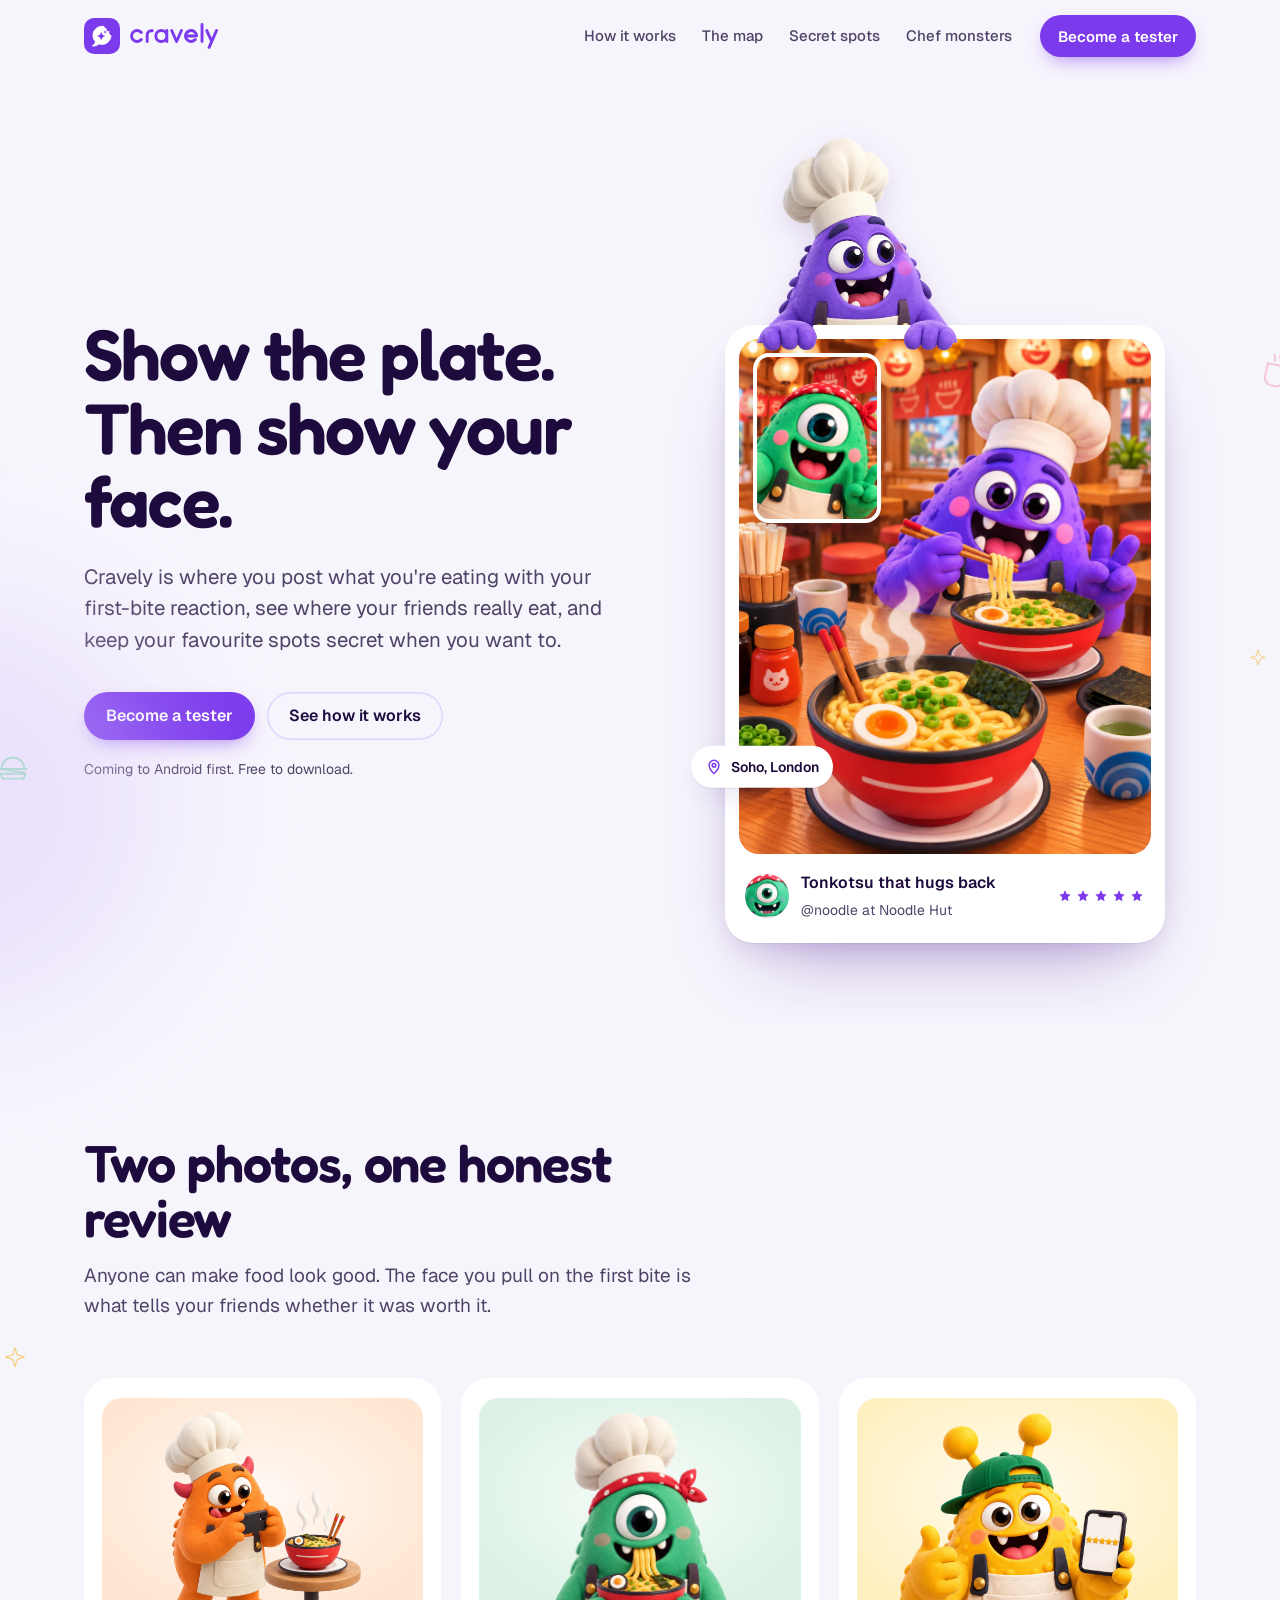
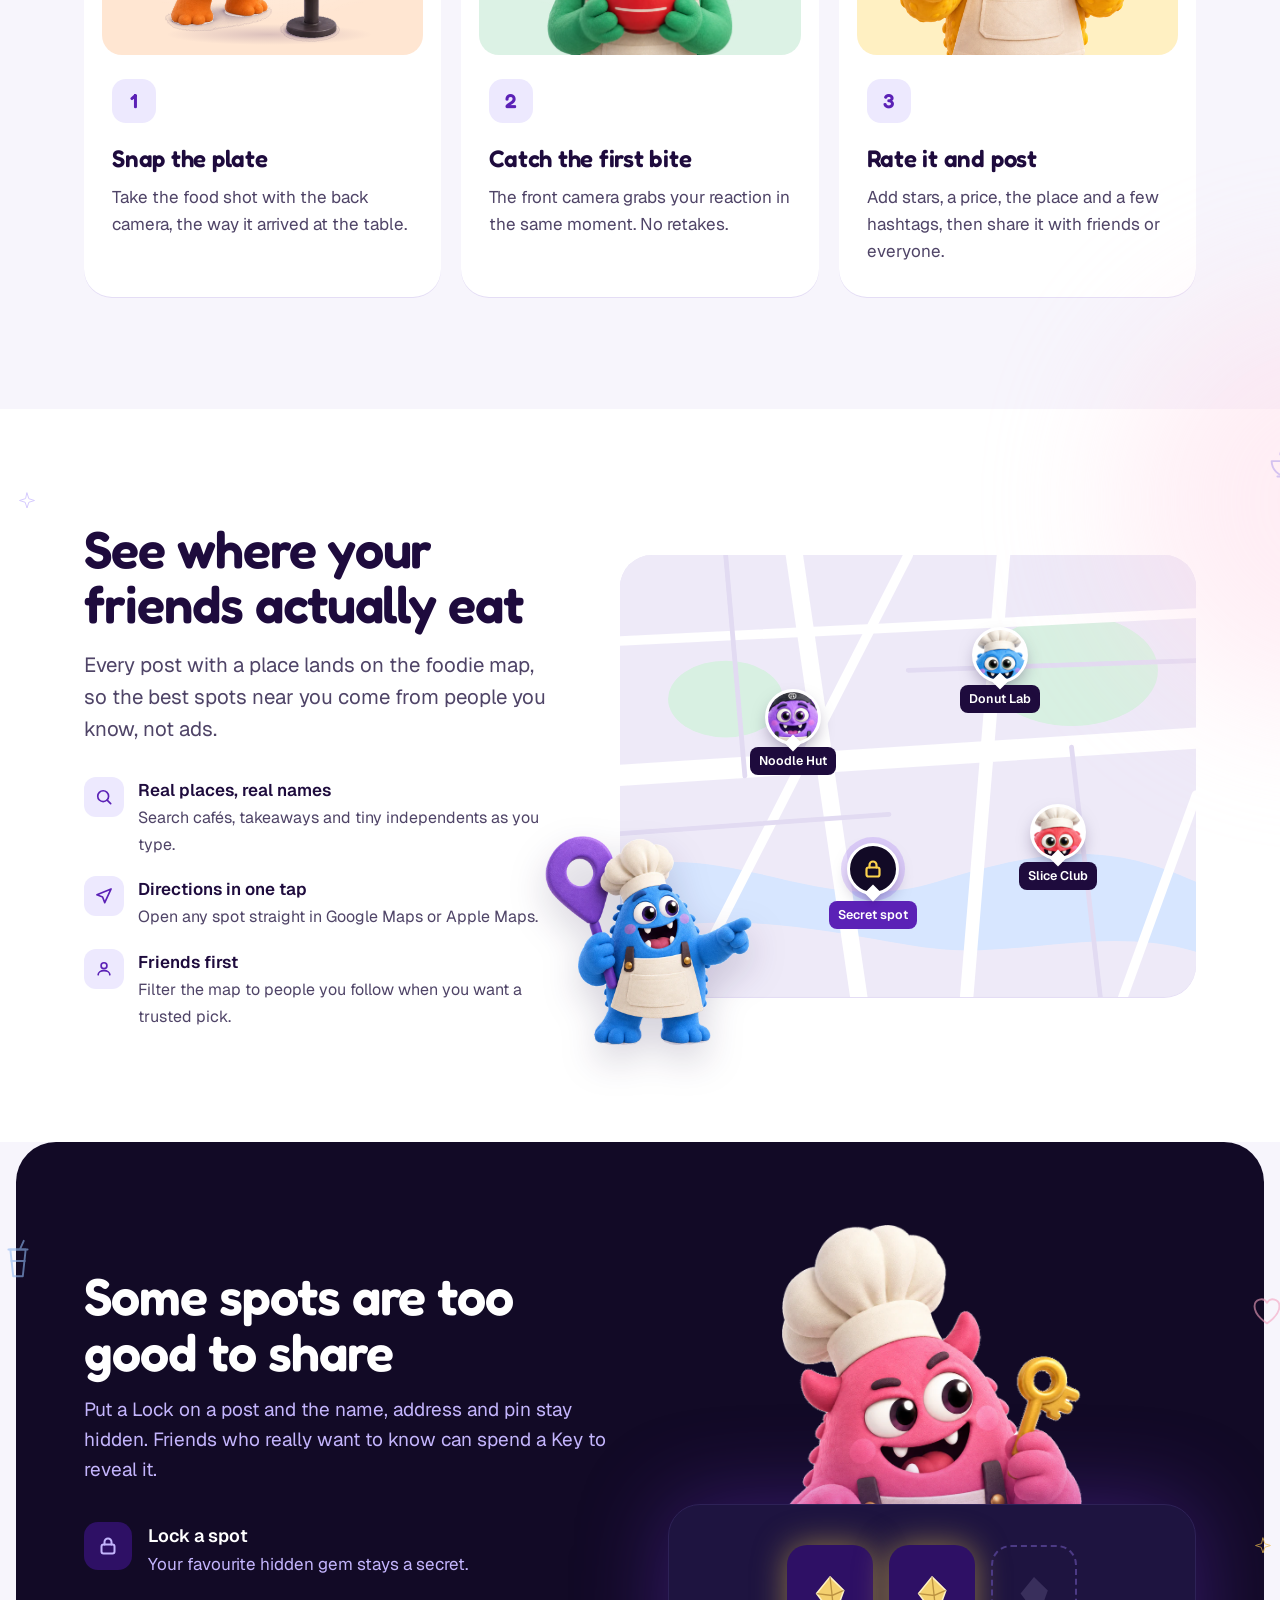
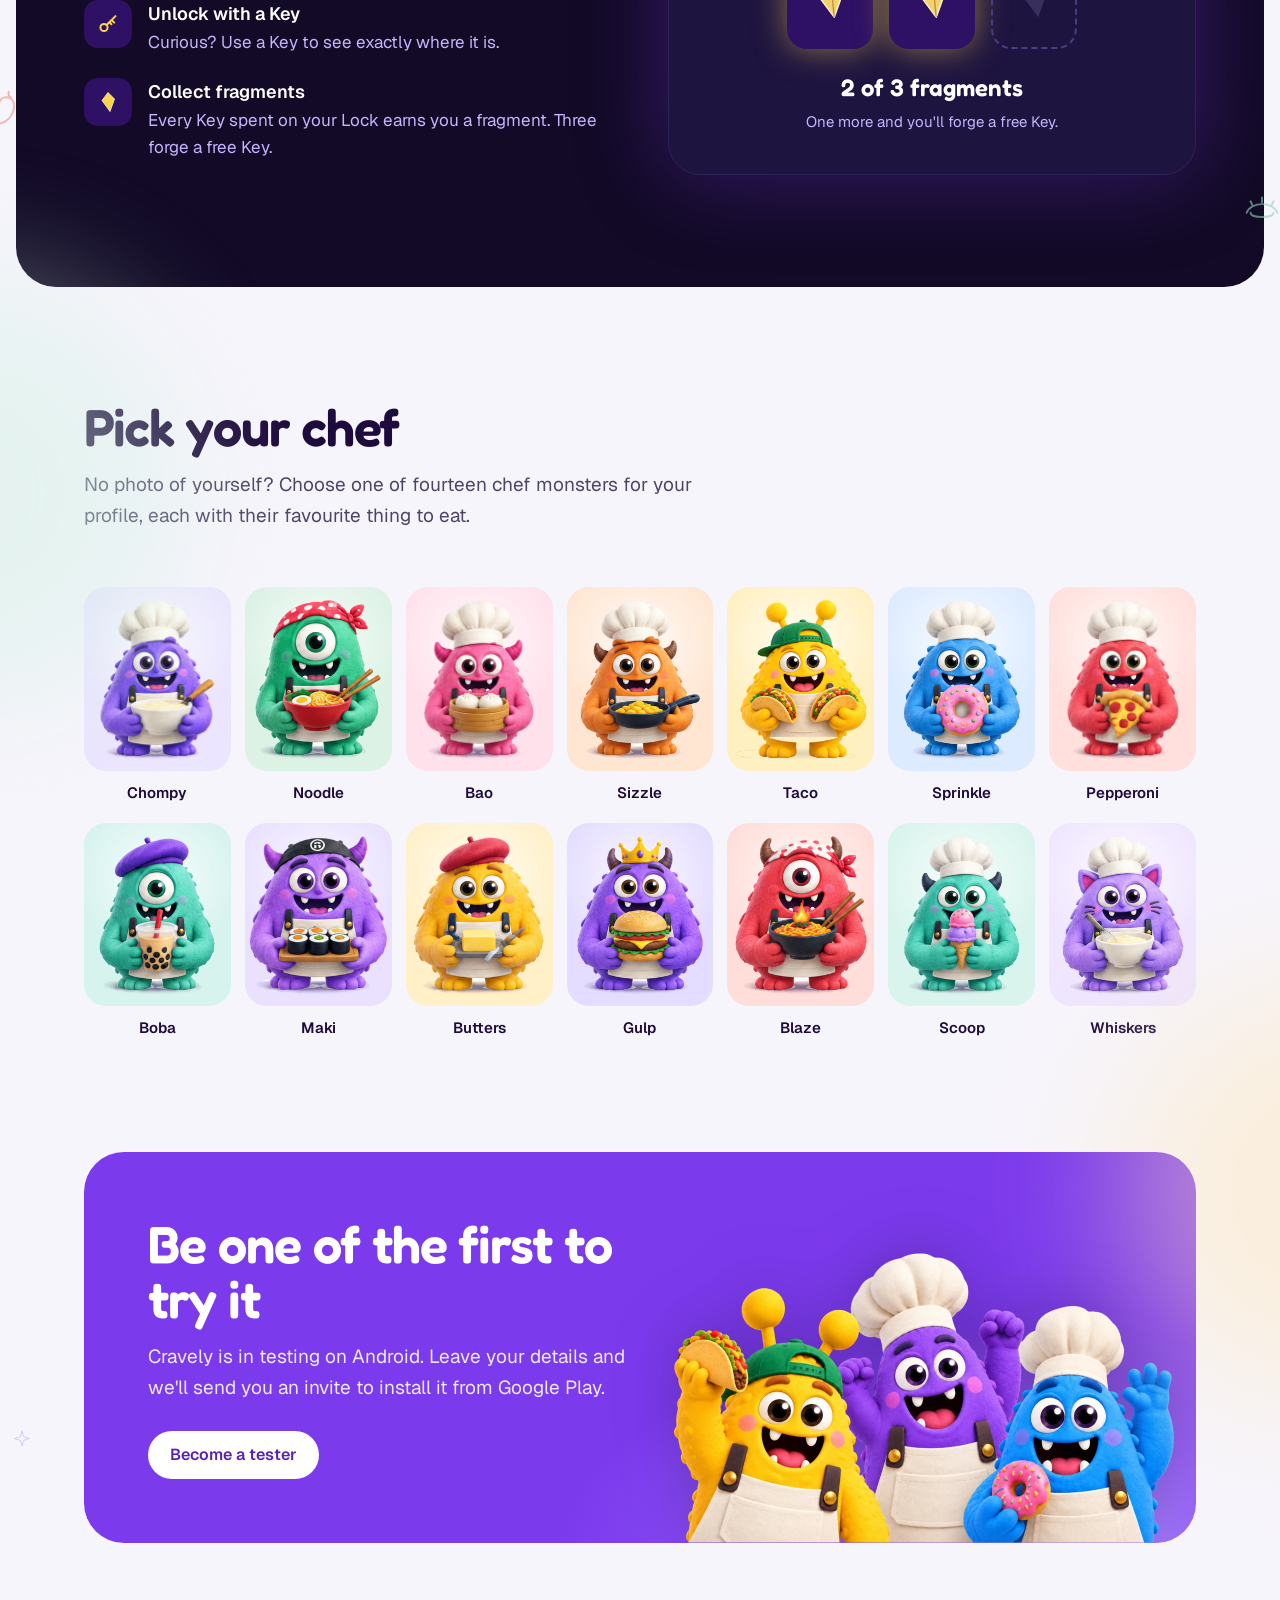
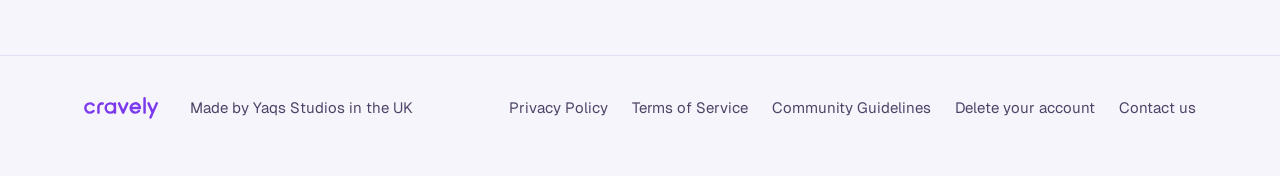
<file: index.html>
<!doctype html>
<html lang="en">
<head>
<meta charset="utf-8">
<meta name="viewport" content="width=device-width, initial-scale=1">
<title>Cravely: show the plate, then your face</title>
<meta name="description" content="Cravely is a food app for posting what you're eating with your first-bite reaction, finding where your friends really eat, and keeping your favourite spots secret.">
<meta property="og:title" content="Cravely">
<meta property="og:description" content="Show the plate. Then show your face. Coming to Android.">
<meta property="og:image" content="https://getcravely.co.uk/art/og.jpg">
<meta name="theme-color" content="#F7F5FC">
<link rel="icon" href="icon.svg" type="image/svg+xml">
<link rel="preconnect" href="https://fonts.googleapis.com">
<link rel="preconnect" href="https://fonts.gstatic.com" crossorigin>
<link rel="stylesheet" href="https://fonts.googleapis.com/css2?family=Fredoka:wght@500;600&family=Geist:wght@400;500;600&display=swap">
<link rel="stylesheet" href="site.css?v=10">
</head>
<body data-api="https://cravely-server.onrender.com">
<a class="skip" href="#main">Skip to content</a>
<div class="side-deco" aria-hidden="true">
  <span class="blob b1"></span><span class="blob b2"></span><span class="blob b3"></span>
  <svg class="dd d1" viewBox="0 0 48 48"><circle cx="24" cy="24" r="17"/><circle cx="24" cy="24" r="6.5"/><path d="M14 17l2 1.5M31 13l-1 2.2M35 26l-2.2.6M19 34l1.2-2M28 33l-.4-2.3"/></svg>
  <svg class="dd d2" viewBox="0 0 48 48"><path d="M7 33a17 17 0 0 1 34 0z"/><path d="M12 27c3-3 5 0 8-3s5 0 8-3 5 0 8-2"/></svg>
  <svg class="dd d3" viewBox="0 0 48 48"><path d="M24 6l3.6 11.4L39 21l-11.4 3.6L24 36l-3.6-11.4L9 21l11.4-3.6z"/></svg>
  <svg class="dd d4" viewBox="0 0 48 48"><path d="M8 22h32a16 16 0 0 1-32 0z"/><path d="M17 15c0-3 2-3 2-6M24 15c0-3 2-3 2-6M31 15c0-3 2-3 2-6M14 38h20"/></svg>
  <svg class="dd d5" viewBox="0 0 48 48"><path d="M10 10l28 8-20 22z"/><circle cx="21" cy="19" r="2.2"/><circle cx="27" cy="25" r="2"/><circle cx="20" cy="29" r="1.8"/></svg>
  <svg class="dd d6" viewBox="0 0 48 48"><path d="M24 39s-13-8-13-18a7 7 0 0 1 13-3.6A7 7 0 0 1 37 21c0 10-13 18-13 18z"/></svg>
  <svg class="dd d7" viewBox="0 0 48 48"><path d="M30 8c-1 4 2 6 2 6M26 14c8-1 12 6 8 16S18 44 12 40s4-8 6-14 2-11 8-12z"/></svg>
  <svg class="dd d8" viewBox="0 0 48 48"><path d="M24 10l2.2 7 7.3.1-5.9 4.3 2.2 7L24 24.2l-5.8 4.2 2.2-7-5.9-4.3 7.3-.1z"/></svg>
  <svg class="dd d9" viewBox="0 0 48 48"><path d="M14 20h20l-3 20H17z"/><path d="M12 20h24M22 20l4-12h5"/><circle cx="20" cy="31" r="1.6"/><circle cx="27" cy="34" r="1.6"/><circle cx="24" cy="27" r="1.6"/></svg>
  <svg class="dd d10" viewBox="0 0 48 48"><path d="M24 6l3.6 11.4L39 21l-11.4 3.6L24 36l-3.6-11.4L9 21l11.4-3.6z"/></svg>
  <svg class="dd d11" viewBox="0 0 48 48"><path d="M10 24h28M12 24a12 12 0 0 1 24 0M11 29h26l-2 5H13z"/><path d="M12 24c2 2 4-1 6 1s4-1 6 1 4-1 6 1 4-1 6 1"/></svg>
  <svg class="dd d12" viewBox="0 0 48 48"><path d="M13 18h20v14a8 8 0 0 1-8 8h-4a8 8 0 0 1-8-8z"/><path d="M33 22h3a4 4 0 0 1 0 8h-3M18 8c0 3 2 3 2 6M24 8c0 3 2 3 2 6"/></svg>
  <svg class="dd d13" viewBox="0 0 48 48"><path d="M14 26h20l-3 14H17z"/><path d="M12 26c0-8 5-13 12-13s12 5 12 13M24 13c0-3 1-5 3-6"/><circle cx="20" cy="20" r="1.4"/><circle cx="28" cy="19" r="1.4"/></svg>
  <svg class="dd d14" viewBox="0 0 48 48"><path d="M15 6v14a4 4 0 0 0 8 0V6M19 6v36M33 6c-4 2-5 8-5 14h5v22"/></svg>
  <svg class="dd d15" viewBox="0 0 48 48"><path d="M16 14h16l-3 28H19z"/><path d="M14 14h20M26 14l4-9"/><path d="M17 26h14"/></svg>
  <svg class="dd d16" viewBox="0 0 48 48"><path d="M8 30c4-12 28-12 32 0"/><path d="M12 30c0 6 24 6 24 0M14 22l-2-4M24 19v-5M34 22l2-4"/></svg>
  <svg class="dd d17" viewBox="0 0 48 48"><path d="M24 39s-13-8-13-18a7 7 0 0 1 13-3.6A7 7 0 0 1 37 21c0 10-13 18-13 18z"/></svg>
  <svg class="dd d18" viewBox="0 0 48 48"><circle cx="24" cy="24" r="17"/><circle cx="24" cy="24" r="6.5"/><path d="M14 17l2 1.5M31 13l-1 2.2M35 26l-2.2.6M19 34l1.2-2M28 33l-.4-2.3"/></svg>
  <svg class="dd d19" viewBox="0 0 48 48"><path d="M24 6l3.6 11.4L39 21l-11.4 3.6L24 36l-3.6-11.4L9 21l11.4-3.6z"/></svg>
  <svg class="dd d20" viewBox="0 0 48 48"><path d="M24 6l3.6 11.4L39 21l-11.4 3.6L24 36l-3.6-11.4L9 21l11.4-3.6z"/></svg>
  <svg class="dd d21" viewBox="0 0 48 48"><path d="M24 6l3.6 11.4L39 21l-11.4 3.6L24 36l-3.6-11.4L9 21l11.4-3.6z"/></svg>
  <svg class="dd d22" viewBox="0 0 48 48"><path d="M24 6l3.6 11.4L39 21l-11.4 3.6L24 36l-3.6-11.4L9 21l11.4-3.6z"/></svg>
  <span class="dots o1"></span><span class="dots o2"></span><span class="dots o3"></span><span class="blob b4"></span>
</div>

<header class="nav" id="nav">
  <div class="wrap">
    <a class="brand" href="/" aria-label="Cravely home"><img class="mark" src="icon.svg" alt=""><img class="word" src="wordmark.svg" alt="cravely"></a>
    <nav class="nav-links" aria-label="Main">
      <a href="#how">How it works</a>
      <a href="#map">The map</a>
      <a href="#secret">Secret spots</a>
      <a href="#chefs">Chef monsters</a>
    </nav>
    <a class="btn btn-primary btn-sm" href="#join" data-tester>Become a tester</a>
  </div>
</header>

<main id="main">
  <section class="hero">
    <div class="wrap">
      <div>
        <h1 class="hero-title"><span class="line"><span>Show the plate.</span></span><span class="line"><span>Then show your face.</span></span></h1>
        <p class="lede hero-in" style="--d:.35s">Cravely is where you post what you're eating with your first-bite reaction, see where your friends really eat, and keep your favourite spots secret when you want to.</p>
        <div class="cta-row hero-in" style="--d:.48s">
          <a class="btn btn-primary" href="#join" data-tester>Become a tester</a>
          <a class="btn btn-quiet" href="#how">See how it works</a>
        </div>
        <p class="hero-note hero-in" style="--d:.6s">Coming to Android first. Free to download.</p>
      </div>

      <div class="post-stage">
        <div class="peek-layer back" aria-hidden="true"><img src="art/chompy-peek.webp" width="720" height="757" alt=""></div>
        <figure class="post" style="margin:0" aria-label="An example Cravely post: Noodle's bowl of ramen, with Noodle's first-bite reaction in the corner">
          <div class="post-photo">
            <div class="ph-l big" data-swap><img src="art/post-chompy.webp" width="900" height="1125" alt="Chompy tucking into a bowl of ramen at a cosy ramen bar"></div>
            <div class="ph-l small" data-swap role="button" tabindex="0" aria-label="Swap the two photos"><img src="art/post-noodle-selfie.webp" width="700" height="700" alt="Noodle's first-bite selfie"></div>
          </div>
          <figcaption class="post-meta">
            <span class="av" style="--tint:#E7DEFD"><img src="art/heads/noodle.webp" width="240" height="240" alt=""></span>
            <div><b>Tonkotsu that hugs back</b><span>@noodle at Noodle Hut</span></div>
            <span class="stars" aria-label="Rated 5 out of 5"><svg viewBox="0 0 24 24" aria-hidden="true"><path fill="currentColor" d="M12 3.5l2.6 5.4 5.9.8-4.3 4.1 1 5.9L12 17l-5.2 2.7 1-5.9-4.3-4.1 5.9-.8z"/></svg><svg viewBox="0 0 24 24" aria-hidden="true"><path fill="currentColor" d="M12 3.5l2.6 5.4 5.9.8-4.3 4.1 1 5.9L12 17l-5.2 2.7 1-5.9-4.3-4.1 5.9-.8z"/></svg><svg viewBox="0 0 24 24" aria-hidden="true"><path fill="currentColor" d="M12 3.5l2.6 5.4 5.9.8-4.3 4.1 1 5.9L12 17l-5.2 2.7 1-5.9-4.3-4.1 5.9-.8z"/></svg><svg viewBox="0 0 24 24" aria-hidden="true"><path fill="currentColor" d="M12 3.5l2.6 5.4 5.9.8-4.3 4.1 1 5.9L12 17l-5.2 2.7 1-5.9-4.3-4.1 5.9-.8z"/></svg><svg viewBox="0 0 24 24" aria-hidden="true"><path fill="currentColor" d="M12 3.5l2.6 5.4 5.9.8-4.3 4.1 1 5.9L12 17l-5.2 2.7 1-5.9-4.3-4.1 5.9-.8z"/></svg></span>
          </figcaption>
        </figure>
        <div class="peek-layer front" aria-hidden="true"><img src="art/chompy-hands.webp" width="720" height="757" alt=""></div>
        <span class="chip place" aria-hidden="true" data-parallax="-0.12"><svg viewBox="0 0 24 24" fill="none" stroke="currentColor" stroke-width="2" stroke-linecap="round" stroke-linejoin="round"><path d="M12 21s-6.5-5.6-6.5-11a6.5 6.5 0 0 1 13 0c0 5.4-6.5 11-6.5 11z"/><circle cx="12" cy="10" r="2.4"/></svg>Soho, London</span>
        <span class="chip reacts" aria-hidden="true" data-parallax="-0.09"><span class="dot" style="--tint:#DCEBFF"><img src="art/heads/sprinkle.webp" alt=""></span><span class="dot" style="--tint:#FFF1C9"><img src="art/heads/taco.webp" alt=""></span><span class="dot" style="--tint:#FFE1EC"><img src="art/heads/bao.webp" alt=""></span>Sprinkle and 4 others drooled</span>
      </div>
    </div>
  </section>

  <section id="how">
    <div class="wrap">
      <div class="section-head" data-reveal>
        <h2>Two photos, one honest review</h2>
        <p>Anyone can make food look good. The face you pull on the first bite is what tells your friends whether it was worth it.</p>
      </div>
      <ol class="steps" data-stagger>
        <li class="step"><div class="art fit" style="--tint:#FFE6D2"><img src="art/sizzle-photo.webp" width="760" height="892" alt="Sizzle taking a photo of a bowl of ramen on a little table" loading="lazy"></div><span class="num">1</span><h3>Snap the plate</h3><p>Take the food shot with the back camera, the way it arrived at the table.</p></li>
        <li class="step"><div class="art base" style="--tint:#DCF2E5"><img src="art/noodle-slurp.webp" width="760" height="989" alt="Noodle slurping noodles straight from the bowl" loading="lazy"></div><span class="num">2</span><h3>Catch the first bite</h3><p>The front camera grabs your reaction in the same moment. No retakes.</p></li>
        <li class="step"><div class="art base" style="--tint:#FFF0C2"><img src="art/taco-thumbs.webp" width="820" height="842" alt="Taco giving a thumbs up and holding a phone showing five stars" loading="lazy"></div><span class="num">3</span><h3>Rate it and post</h3><p>Add stars, a price, the place and a few hashtags, then share it with friends or everyone.</p></li>
      </ol>
    </div>
  </section>

  <section class="map-sec" id="map">
    <div class="wrap">
      <div>
        <h2 data-reveal>See where your friends actually eat</h2>
        <p class="lede" style="margin-top:18px" data-reveal>Every post with a place lands on the foodie map, so the best spots near you come from people you know, not ads.</p>
        <ul class="feature-list" data-stagger>
          <li><span class="ic"><svg viewBox="0 0 24 24" fill="none" stroke="currentColor" stroke-width="2" stroke-linecap="round" stroke-linejoin="round" aria-hidden="true"><circle cx="11" cy="11" r="6.5"/><path d="m20 20-4.2-4.2"/></svg></span><div><b>Real places, real names</b><span>Search cafés, takeaways and tiny independents as you type.</span></div></li>
          <li><span class="ic"><svg viewBox="0 0 24 24" fill="none" stroke="currentColor" stroke-width="2" stroke-linecap="round" stroke-linejoin="round" aria-hidden="true"><path d="M20.5 3.5 3.5 10.6l6.8 2.6 2.6 6.8z"/></svg></span><div><b>Directions in one tap</b><span>Open any spot straight in Google Maps or Apple Maps.</span></div></li>
          <li><span class="ic"><svg viewBox="0 0 24 24" fill="none" stroke="currentColor" stroke-width="2" stroke-linecap="round" stroke-linejoin="round" aria-hidden="true"><path d="M5 19c0-3 3-5 7-5s7 2 7 5"/><circle cx="12" cy="8" r="3.5"/></svg></span><div><b>Friends first</b><span>Filter the map to people you follow when you want a trusted pick.</span></div></li>
        </ul>
      </div>
      <div class="map-wrap" data-reveal="zoom">
        <img class="map-guide" src="art/sprinkle-pin.webp" width="640" height="646" alt="" aria-hidden="true" loading="lazy">
        <div class="map-card" role="img" aria-label="A map of central London with friends' food spots pinned on it, one of them locked">
        <svg class="map" viewBox="0 0 600 460" aria-hidden="true">
          <rect width="600" height="460" fill="#EEEAF8"/>
          <path d="M-20 330 C120 290 200 380 330 340 S520 300 620 350 L620 420 C520 380 420 420 330 410 S120 360 -20 400Z" fill="#D7E6FF"/>
          <ellipse cx="470" cy="120" rx="90" ry="58" fill="#D8F0E2"/>
          <ellipse cx="110" cy="150" rx="60" ry="40" fill="#D8F0E2"/>
          <g fill="none" stroke="#FFFFFF" stroke-linecap="round">
            <path d="M-10 230 L610 190" stroke-width="22"/><path d="M180 -10 L250 470" stroke-width="18"/><path d="M400 -10 L360 470" stroke-width="14"/>
            <path d="M-10 90 L610 60" stroke-width="10"/><path d="M60 470 L300 0" stroke-width="10"/><path d="M520 470 L600 250" stroke-width="10"/>
          </g>
          <g fill="none" stroke="#E2DBF2" stroke-width="5" stroke-linecap="round">
            <path d="M0 290 L280 270"/><path d="M300 120 L600 110"/><path d="M110 0 L130 230"/><path d="M470 200 L500 460"/>
          </g>
        </svg>
        <div class="pin" style="left:30%;top:44%"><img src="art/heads/maki.webp" alt=""><span class="tag">Noodle Hut</span></div>
        <div class="pin" style="left:66%;top:30%"><img src="art/heads/sprinkle.webp" alt=""><span class="tag">Donut Lab</span></div>
        <div class="pin" style="left:76%;top:70%"><img src="art/heads/pepperoni.webp" alt=""><span class="tag">Slice Club</span></div>
        <div class="pin locked" style="left:44%;top:78%"><span class="lockdot"><svg viewBox="0 0 24 24" fill="none" stroke="currentColor" stroke-width="2.2" stroke-linecap="round" stroke-linejoin="round" aria-hidden="true"><rect x="5.5" y="10.5" width="13" height="9" rx="2"/><path d="M8.5 10.5V8a3.5 3.5 0 0 1 7 0v2.5"/></svg></span><span class="tag">Secret spot</span></div>
      </div>
      </div>
    </div>
  </section>

  <section class="vault" id="secret" data-band>
    <div class="wrap">
      <div>
        <div class="section-head" style="margin-bottom:36px" data-reveal>
          <h2>Some spots are too good to share</h2>
          <p>Put a Lock on a post and the name, address and pin stay hidden. Friends who really want to know can spend a Key to reveal it.</p>
        </div>
        <ul class="vault-facts" data-stagger>
          <li><span class="ic"><svg viewBox="0 0 24 24" fill="none" stroke="currentColor" stroke-width="2" stroke-linecap="round" stroke-linejoin="round" aria-hidden="true"><rect x="5.5" y="10.5" width="13" height="9" rx="2"/><path d="M8.5 10.5V8a3.5 3.5 0 0 1 7 0v2.5"/></svg></span><div><b>Lock a spot</b><span>Your favourite hidden gem stays a secret.</span></div></li>
          <li><span class="ic key"><svg viewBox="0 0 24 24" fill="none" stroke="currentColor" stroke-width="2" stroke-linecap="round" stroke-linejoin="round" aria-hidden="true"><circle cx="8" cy="15.5" r="3.6"/><path d="M10.6 13 19.5 4.1M15.6 8l2.6 2.6M13.4 10.2l2 2"/></svg></span><div><b>Unlock with a Key</b><span>Curious? Use a Key to see exactly where it is.</span></div></li>
          <li><span class="ic key"><svg viewBox="0 0 24 24" aria-hidden="true"><path d="M12 2.5 18.5 9 14 21.5 6 10.5Z" fill="#FCD34D" stroke="#FFF3C4" stroke-width=".8"/></svg></span><div><b>Collect fragments</b><span>Every Key spent on your Lock earns you a fragment. Three forge a free Key.</span></div></li>
        </ul>
      </div>
      <div class="forge-wrap" data-reveal="zoom">
        <img class="forge-peek" src="art/bao-key.webp" width="680" height="691" alt="" aria-hidden="true" loading="lazy">
        <div class="forge" aria-label="Key forge: two of three fragments collected">
        <div class="shards" aria-hidden="true">
          <span class="shard on"><svg viewBox="0 0 24 24"><path d="M12 1.5 19.2 8.6 14.2 22.5 5 10.2Z" fill="#F4D06F" stroke="#FFF3C4" stroke-width=".8" stroke-linejoin="round"/><path d="M12 1.5 13.1 11.2 14.2 22.5M5 10.2l8.1 1 6.1-2.6" fill="none" stroke="rgba(120,72,10,.45)" stroke-width=".7"/></svg></span>
          <span class="shard on"><svg viewBox="0 0 24 24"><path d="M12 1.5 19.2 8.6 14.2 22.5 5 10.2Z" fill="#F4D06F" stroke="#FFF3C4" stroke-width=".8" stroke-linejoin="round"/><path d="M12 1.5 13.1 11.2 14.2 22.5M5 10.2l8.1 1 6.1-2.6" fill="none" stroke="rgba(120,72,10,.45)" stroke-width=".7"/></svg></span>
          <span class="shard"><svg viewBox="0 0 24 24" style="opacity:.25"><path d="M12 1.5 19.2 8.6 14.2 22.5 5 10.2Z" fill="#8B7FB0"/></svg></span>
        </div>
        <b>2 of 3 fragments</b>
        <small>One more and you'll forge a free Key.</small>
      </div>
      </div>
    </div>
  </section>

  <section id="chefs">
    <div class="wrap">
      <div class="section-head" data-reveal>
        <h2>Pick your chef</h2>
        <p>No photo of yourself? Choose one of fourteen chef monsters for your profile, each with their favourite thing to eat.</p>
      </div>
      <ul class="cast" data-stagger="pop">
        <li><figure><div class="stage" style="--tint:#ECE5FF"><img src="art/chefs/chompy.webp" alt="Chompy holding a bowl of batter" loading="lazy" width="460" height="639"></div><figcaption>Chompy</figcaption></figure></li>
        <li><figure><div class="stage" style="--tint:#DCF2E5"><img src="art/chefs/noodle.webp" alt="Noodle holding a bowl of ramen" loading="lazy" width="460" height="576"></div><figcaption>Noodle</figcaption></figure></li>
        <li><figure><div class="stage" style="--tint:#FFE1EC"><img src="art/chefs/bao.webp" alt="Bao holding a steamer of bao buns" loading="lazy" width="460" height="658"></div><figcaption>Bao</figcaption></figure></li>
        <li><figure><div class="stage" style="--tint:#FFE6D2"><img src="art/chefs/sizzle.webp" alt="Sizzle holding a frying pan" loading="lazy" width="460" height="606"></div><figcaption>Sizzle</figcaption></figure></li>
        <li><figure><div class="stage" style="--tint:#FFF0C2"><img src="art/chefs/taco.webp" alt="Taco holding two tacos" loading="lazy" width="460" height="553"></div><figcaption>Taco</figcaption></figure></li>
        <li><figure><div class="stage" style="--tint:#DCEBFF"><img src="art/chefs/sprinkle.webp" alt="Sprinkle holding a doughnut" loading="lazy" width="460" height="619"></div><figcaption>Sprinkle</figcaption></figure></li>
        <li><figure><div class="stage" style="--tint:#FFE0DC"><img src="art/chefs/pepperoni.webp" alt="Pepperoni holding a slice of pizza" loading="lazy" width="460" height="646"></div><figcaption>Pepperoni</figcaption></figure></li>
        <li><figure><div class="stage" style="--tint:#D6F3EE"><img src="art/chefs/boba.webp" alt="Boba holding a bubble tea" loading="lazy" width="460" height="614"></div><figcaption>Boba</figcaption></figure></li>
        <li><figure><div class="stage" style="--tint:#E9E1FF"><img src="art/chefs/maki.webp" alt="Maki holding a board of sushi" loading="lazy" width="460" height="528"></div><figcaption>Maki</figcaption></figure></li>
        <li><figure><div class="stage" style="--tint:#FFF0C8"><img src="art/chefs/butters.webp" alt="Butters holding a tray of butter" loading="lazy" width="460" height="553"></div><figcaption>Butters</figcaption></figure></li>
        <li><figure><div class="stage" style="--tint:#E4DDFF"><img src="art/chefs/gulp.webp" alt="Gulp holding a burger" loading="lazy" width="460" height="577"></div><figcaption>Gulp</figcaption></figure></li>
        <li><figure><div class="stage" style="--tint:#FFDDD8"><img src="art/chefs/blaze.webp" alt="Blaze holding a bowl of spicy noodles" loading="lazy" width="460" height="551"></div><figcaption>Blaze</figcaption></figure></li>
        <li><figure><div class="stage" style="--tint:#D8F4EC"><img src="art/chefs/scoop.webp" alt="Scoop holding an ice cream cone" loading="lazy" width="460" height="624"></div><figcaption>Scoop</figcaption></figure></li>
        <li><figure><div class="stage" style="--tint:#EFE6FF"><img src="art/chefs/whisky.webp" alt="Whiskers holding a bowl and a whisk" loading="lazy" width="460" height="599"></div><figcaption>Whiskers</figcaption></figure></li>
      </ul>
    </div>
  </section>

  <div class="join" id="join">
    <div class="wrap">
      <div class="join-card" data-reveal>
        <div>
          <h2>Be one of the first to try it</h2>
          <p>Cravely is in testing on Android. Leave your details and we'll send you an invite to install it from Google Play.</p>
          <div class="cta-row">
            <a class="btn btn-primary" href="#join" data-tester>Become a tester</a>
          </div>
        </div>
        <img class="join-crowd" src="art/trio.webp?v=2" width="1000" height="580" alt="" aria-hidden="true" loading="lazy">
      </div>
    </div>
  </div>
</main>

<footer class="foot">
  <div class="wrap">
    <a class="brand" href="/" aria-label="Cravely home" style="margin-right:0"><img class="word" src="wordmark.svg" alt="cravely"></a>
    <span>Made by Yaqs Studios in the UK</span>
    <nav aria-label="Legal and contact">
      <a href="privacy">Privacy Policy</a>
      <a href="terms">Terms of Service</a>
      <a href="guidelines">Community Guidelines</a>
      <a href="delete-account">Delete your account</a>
      <a href="mailto:cravely.support@gmail.com">Contact us</a>
    </nav>
  </div>
</footer>

<dialog class="tester" id="tester" aria-labelledby="tester-h">
  <div class="t-card">
    <button type="button" class="t-x" data-close aria-label="Close"><svg viewBox="0 0 24 24" fill="none" stroke="currentColor" stroke-width="2.2" stroke-linecap="round"><path d="M6 6l12 12M18 6 6 18"/></svg></button>
    <div class="t-pane" data-pane="form">
      <div class="t-head"><img class="t-logo" src="logo-purple.svg" alt="" width="56" height="59"><div><h2 id="tester-h">Become a tester</h2><p>Try Cravely before anyone else. It takes 30 seconds.</p></div></div>
      <form id="tester-form" novalidate>
        <label class="t-field"><span>Your name</span><input name="name" autocomplete="given-name" maxlength="60" required></label>
        <label class="t-field"><span>Google account email</span><input name="email" type="email" autocomplete="email" inputmode="email" maxlength="120" placeholder="you@gmail.com" required><small>The Google account signed in on your phone's Play Store. We'll send the invite here.</small></label>
        <fieldset class="t-field"><legend>Your phone</legend><div class="t-seg">
          <label><input type="radio" name="device" value="android" checked><span><svg viewBox="0 0 24 24" fill="currentColor" aria-hidden="true"><path d="M7.2 9.5h9.6a1 1 0 0 1 1 1v6.3a1.6 1.6 0 0 1-1.6 1.6H15v2.3a1.2 1.2 0 1 1-2.4 0v-2.3h-1.2v2.3a1.2 1.2 0 1 1-2.4 0v-2.3H7.8a1.6 1.6 0 0 1-1.6-1.6v-6.3a1 1 0 0 1 1-1zM8.1 4.3l-.8-1.3a.3.3 0 1 1 .5-.3l.8 1.3A6.6 6.6 0 0 1 12 3.3a6.6 6.6 0 0 1 3.4.7l.8-1.3a.3.3 0 1 1 .5.3l-.8 1.3A5 5 0 0 1 18 8.6H6a5 5 0 0 1 2.1-4.3zM9.6 6.3a.7.7 0 1 0 0 1.4.7.7 0 0 0 0-1.4zm4.8 0a.7.7 0 1 0 0 1.4.7.7 0 0 0 0-1.4z"/></svg>Android</span></label>
          <label><input type="radio" name="device" value="iphone"><span><svg viewBox="0 0 24 24" fill="currentColor" aria-hidden="true"><path d="M16.4 12.6c0-2.5 2-3.6 2.1-3.7a4.5 4.5 0 0 0-3.6-2c-1.5-.2-3 .9-3.7.9-.8 0-2-.9-3.2-.8A4.8 4.8 0 0 0 4 9.4c-1.7 3-.4 7.4 1.2 9.8.8 1.2 1.8 2.5 3 2.4 1.2 0 1.7-.8 3.1-.8 1.5 0 1.9.8 3.2.8 1.3 0 2.1-1.2 2.9-2.4a10 10 0 0 0 1.3-2.7 4.2 4.2 0 0 1-2.3-3.9zM14 5.1a4.2 4.2 0 0 0 1-3.1 4.4 4.4 0 0 0-2.9 1.5 4.1 4.1 0 0 0-1 3 3.7 3.7 0 0 0 2.9-1.4z"/></svg>iPhone</span></label>
        </div><small class="t-ios" hidden>Testing is Android only for now. We'll save your place and email you when Cravely comes to iPhone.</small></fieldset>
        <label class="t-field"><span>Where did you hear about us? <em>(optional)</em></span><select name="heard"><option value="">Choose one</option><option value="tiktok">TikTok</option><option value="instagram">Instagram</option><option value="friend">A friend</option><option value="search">Google search</option><option value="other">Somewhere else</option></select></label>
        <label class="t-field"><span>Anything you'd like to say? <em>(optional)</em></span><textarea name="note" rows="2" maxlength="400" placeholder="Your favourite food spot, what you'd love Cravely to do..."></textarea></label>
        <label class="t-hp" aria-hidden="true">Website<input name="website" tabindex="-1" autocomplete="off"></label>
        <label class="t-check"><input type="checkbox" name="age13" required><span>I'm 13 or older and happy for Cravely to email me about testing. See our <a href="privacy" target="_blank">Privacy Policy</a>.</span></label>
        <p class="t-err" role="alert" hidden></p>
        <button class="btn btn-primary t-send" type="submit"><span>Send my details</span></button>
      </form>
    </div>
    <div class="t-pane t-done" data-pane="done" hidden>
      <div class="t-burst" aria-hidden="true"></div>
      <img class="t-trio" src="art/trio.webp?v=2" alt="" width="1000" height="580">
      <h2 tabindex="-1">You're on the list!</h2>
      <p class="t-done-msg">We'll email you the invite link soon. Keep an eye on your inbox.</p>
      <button type="button" class="btn btn-quiet" data-close>Done</button>
    </div>
  </div>
</dialog>
<script src="motion.js?v=8" defer></script>
</body>
</html>
</file>
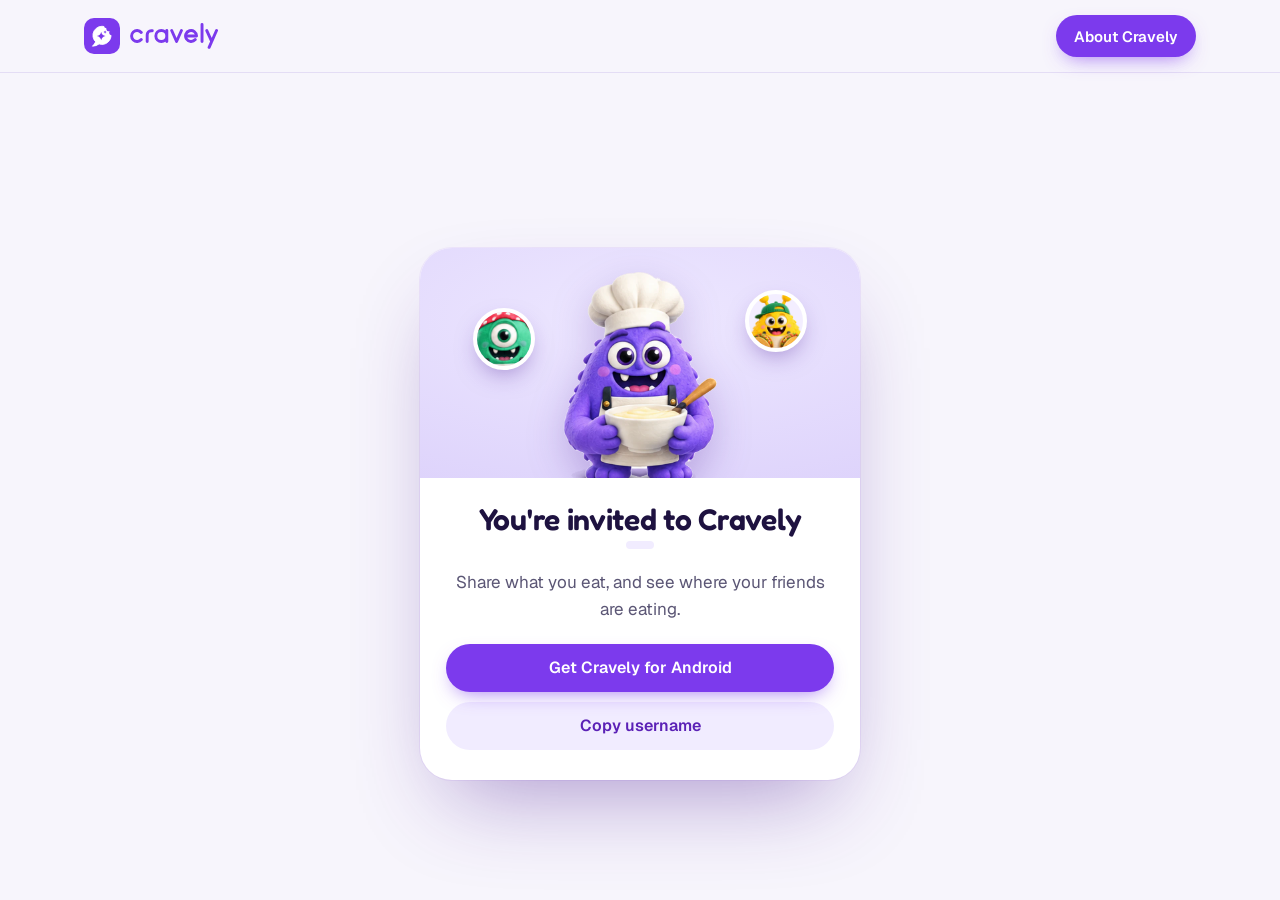
<file: u/index.html>
<!doctype html>
<html lang="en">
<head>
<meta charset="utf-8">
<meta name="viewport" content="width=device-width, initial-scale=1">
<title>Find me on Cravely</title>
<meta name="description" content="Someone invited you to Cravely, the social food app. Follow what they eat, find hidden spots and share your own plates.">
<meta property="og:title" content="Come eat with me on Cravely">
<meta property="og:description" content="Follow what I eat, find hidden food spots and share your own plates.">
<meta property="og:image" content="https://getcravely.co.uk/art/og.jpg">
<link rel="icon" href="../icon.svg" type="image/svg+xml">
<link rel="preconnect" href="https://fonts.googleapis.com">
<link rel="preconnect" href="https://fonts.gstatic.com" crossorigin>
<link rel="stylesheet" href="https://fonts.googleapis.com/css2?family=Fredoka:wght@500;600&family=Geist:wght@400;500;600&display=swap">
<link rel="stylesheet" href="../site.css?v=3">
<style>
  .invite{min-height:calc(100vh - 80px);display:grid;place-items:center;padding:110px 16px 48px}
  .inv-card{width:min(440px,100%);background:#fff;border-radius:32px;box-shadow:0 40px 90px -30px rgba(76,29,149,.45),0 0 0 1px rgba(124,58,237,.08);overflow:hidden;text-align:center}
  .inv-art{position:relative;height:230px;overflow:hidden;background:radial-gradient(120% 90% at 50% 30%,#EDE7FF,#DCD1FB)}
  .inv-art .chef{position:absolute;left:50%;bottom:-6px;height:212px;width:auto;transform:translateX(-50%);filter:drop-shadow(0 14px 18px rgba(76,29,149,.25));}
  .inv-art .p{position:absolute;width:62px;height:62px;border-radius:50%;object-fit:cover;background:#F3EEFF;border:4px solid #fff;box-shadow:0 10px 24px -8px rgba(76,29,149,.5)}
  .inv-art .p1{left:12%;top:26%;animation:bob 3.4s ease-in-out infinite}.inv-art .p2{right:12%;top:18%;animation:bob 3.8s ease-in-out -1s infinite}
  @keyframes bob{50%{transform:translateY(-7px)}}
  .inv-body{padding:26px 26px 30px}
  .inv-body h1{font-family:Fredoka,system-ui,sans-serif;font-weight:600;font-size:30px;letter-spacing:-.01em;margin:0 0 6px;color:#1E1240}
  .inv-handle{display:inline-block;margin:0 0 12px;padding:4px 14px;border-radius:99px;background:#F1ECFF;color:#5B21B6;font-weight:600;font-size:17px}
  .inv-body p{color:#5B5675;line-height:1.6;margin:0 0 20px}
  .inv-btns{display:grid;gap:10px}
  .inv-btns .btn{justify-content:center;width:100%}
  .btn-ghost{background:#F1ECFF;color:#5B21B6}
  .inv-steps{text-align:left;margin:22px 0 0;padding:16px 18px;border-radius:18px;background:#FAF8FF;color:#3F3A5A;font-size:14.5px;line-height:1.6}
  .inv-steps b{color:#1E1240}
  @media (prefers-reduced-motion:reduce){.inv-art *{animation:none!important}}
</style>
</head>
<body>
<header class="nav scrolled" id="nav">
  <div class="wrap">
    <a class="brand" href="/" aria-label="Cravely home"><img class="mark" src="../icon.svg" alt=""><img class="word" src="../wordmark.svg" alt="cravely"></a>
    <a class="btn btn-primary btn-sm" href="/">About Cravely</a>
  </div>
</header>
<main class="invite">
  <div class="inv-card">
    <div class="inv-art" aria-hidden="true">
      <img class="p p1" src="../art/heads/noodle.webp" alt=""><img class="p p2" src="../art/heads/taco.webp" alt="">
      <img class="chef" id="chef" src="../art/chefs/chompy.webp" alt="">
    </div>
    <div class="inv-body">
      <h1 id="title">You're invited to Cravely</h1>
      <div class="inv-handle" id="handle" hidden></div>
      <p id="lead">Share what you eat, and see where your friends are eating.</p>
      <div class="inv-btns">
        <a class="btn btn-primary" id="get" href="/#tester">Get Cravely for Android</a>
        <button class="btn btn-ghost" id="copy" type="button" hidden>Copy username</button>
      </div>
      <div class="inv-steps" id="steps" hidden>
        <b>Already have Cravely?</b> Search for <b id="h2"></b> and tap Follow.
      </div>
    </div>
  </div>
</main>
<script>
(function () {
  var chefs = ['bao','blaze','boba','butters','chompy','gulp','maki','noodle','pepperoni','scoop','sizzle','sprinkle','taco','whisky'];
  var q = new URLSearchParams(location.search), h = (q.get('h') || '').toLowerCase().replace(/[^a-z0-9._]/g, '').slice(0, 20);
  var sum = 0; for (var i = 0; i < h.length; i++) sum += h.charCodeAt(i);
  document.getElementById('chef').src = '../art/chefs/' + chefs[h ? sum % chefs.length : 4] + '.webp';
  if (!h) return;
  document.title = '@' + h + ' is on Cravely';
  document.getElementById('title').textContent = 'Come eat with me';
  var hd = document.getElementById('handle'); hd.textContent = '@' + h; hd.hidden = false;
  document.getElementById('lead').textContent = 'Follow @' + h + ' to see what they\'re eating.';
  document.getElementById('h2').textContent = '@' + h; document.getElementById('steps').hidden = false;
  var c = document.getElementById('copy'); c.hidden = false;
  c.addEventListener('click', function () { (navigator.clipboard ? navigator.clipboard.writeText('@' + h) : Promise.reject()).then(function () { c.textContent = 'Copied @' + h; }, function () { c.textContent = '@' + h; }); });
})();
</script>
</body>
</html>
</file>
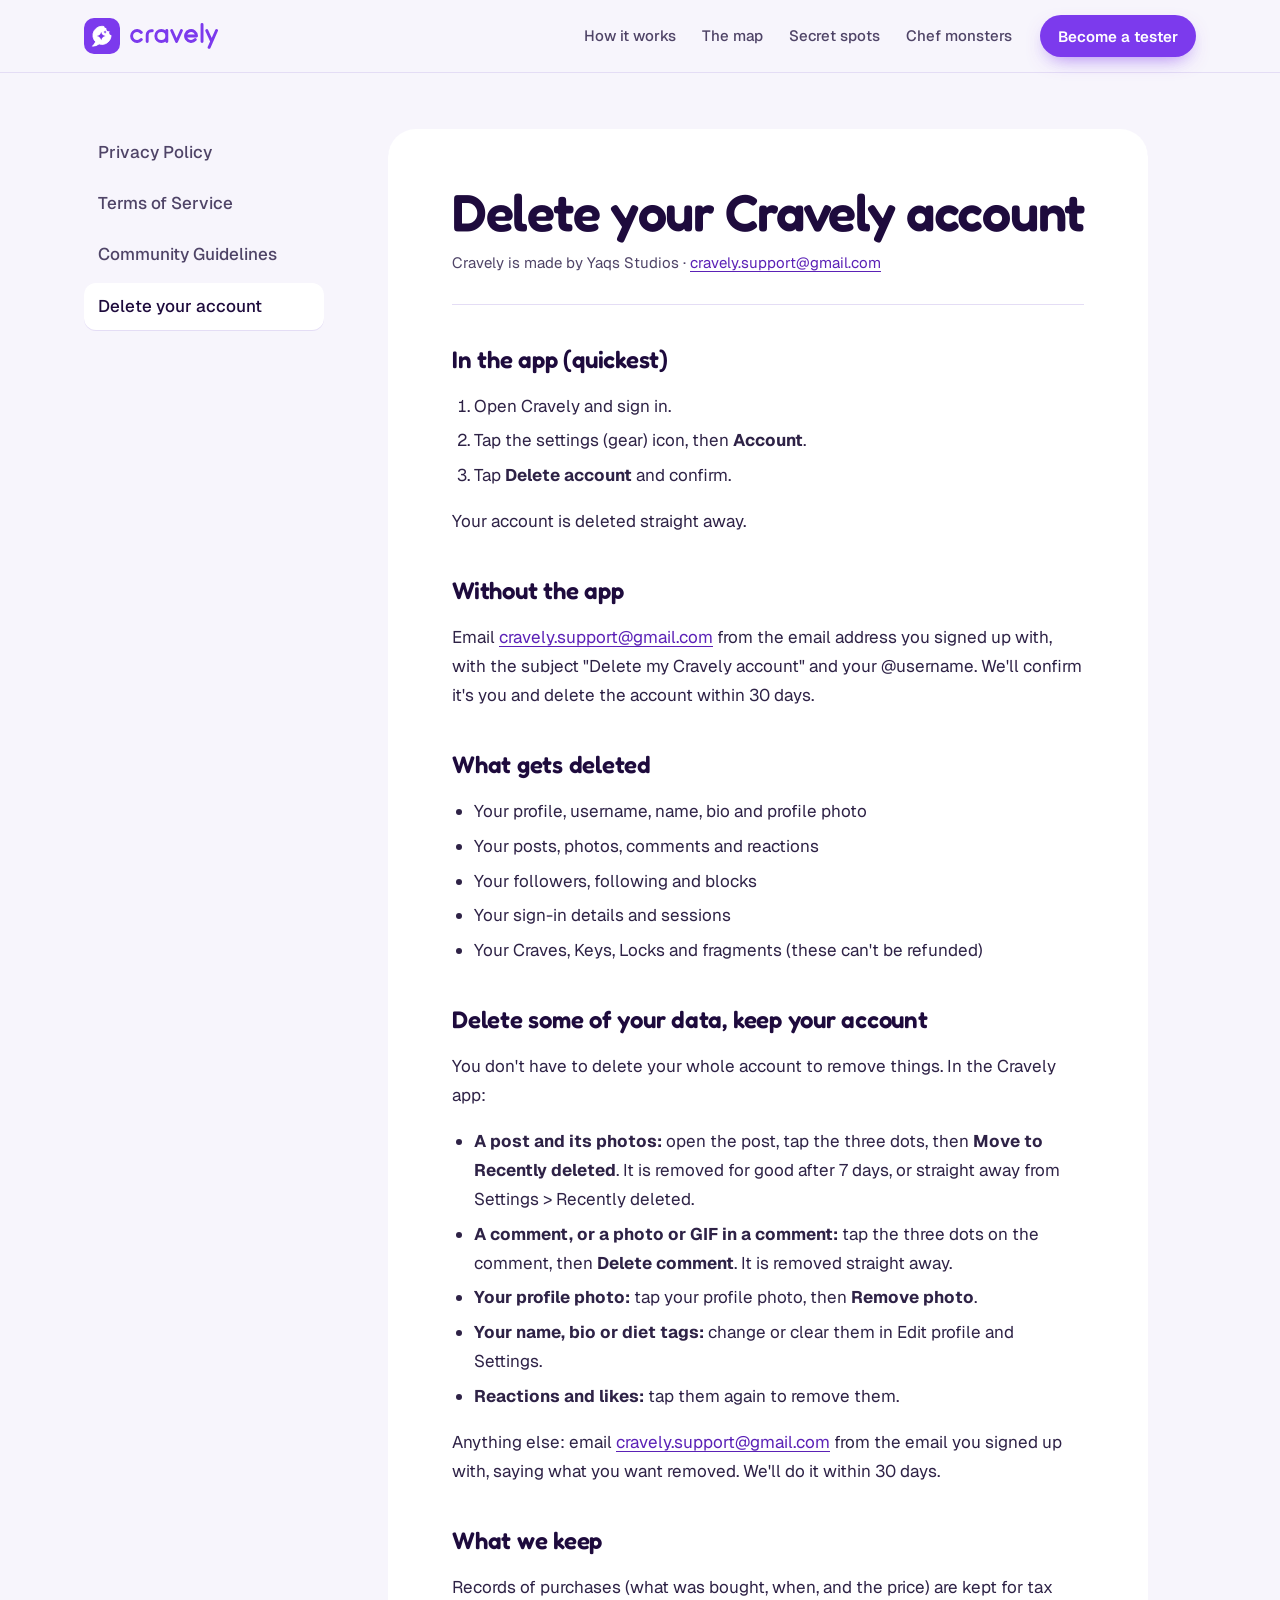
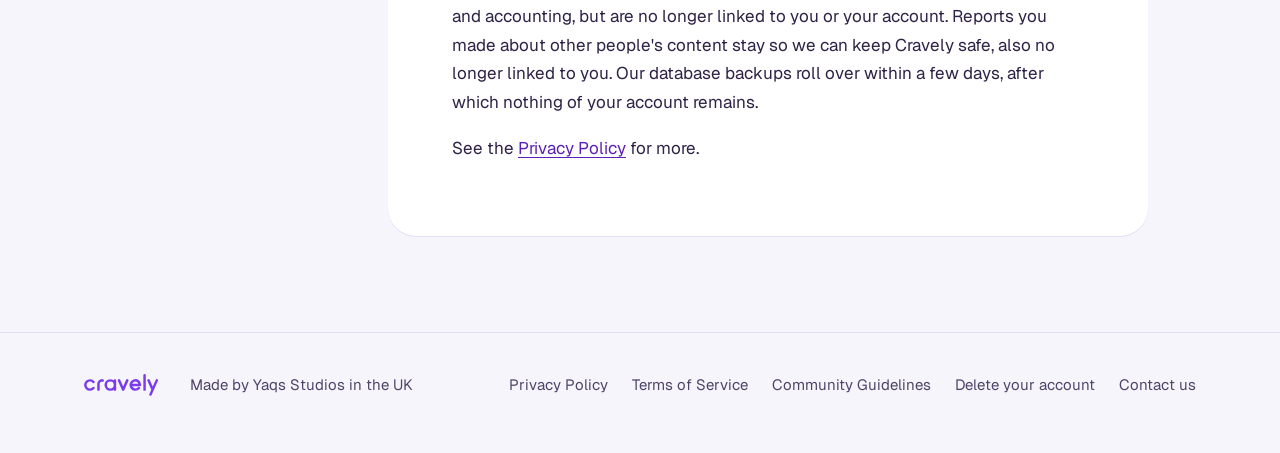
<file: delete-account.html>
<!doctype html>
<html lang="en">
<head>
<meta charset="utf-8">
<meta name="viewport" content="width=device-width, initial-scale=1">
<title>Delete your account | Cravely</title>
<meta name="description" content="Cravely delete your account.">
<link rel="icon" href="icon.svg" type="image/svg+xml">
<link rel="preconnect" href="https://fonts.googleapis.com">
<link rel="preconnect" href="https://fonts.gstatic.com" crossorigin>
<link rel="stylesheet" href="https://fonts.googleapis.com/css2?family=Fredoka:wght@500;600&family=Geist:wght@400;500;600&display=swap">
<link rel="stylesheet" href="site.css">
</head>
<body>
<a class="skip" href="#main">Skip to content</a>
<header class="nav scrolled" id="nav">
  <div class="wrap">
    <a class="brand" href="/" aria-label="Cravely home"><img class="mark" src="icon.svg" alt=""><img class="word" src="wordmark.svg" alt="cravely"></a>
    <nav class="nav-links" aria-label="Main"><a href="/#how">How it works</a><a href="/#map">The map</a><a href="/#secret">Secret spots</a><a href="/#chefs">Chef monsters</a></nav>
    <a class="btn btn-primary btn-sm" href="mailto:cravely.support@gmail.com?subject=I%20want%20to%20test%20Cravely&amp;body=Hi%2C%20I&#39;d%20like%20to%20test%20Cravely%20on%20Android.%20My%20Google%20account%20email%20is%3A%20">Become a tester</a>
  </div>
</header>
<main id="main" class="doc">
  <div class="wrap">
    <aside aria-label="Cravely policies"><a href="privacy">Privacy Policy</a><a href="terms">Terms of Service</a><a href="guidelines">Community Guidelines</a><a href="delete-account" aria-current="page">Delete your account</a></aside>
    <article data-reveal>
<h1>Delete your Cravely account</h1><p class="meta">Cravely is made by Yaqs Studios · <a href="mailto:cravely.support@gmail.com">cravely.support@gmail.com</a></p>
<h2>In the app (quickest)</h2><ol>
<li>Open Cravely and sign in.</li>
<li>Tap the settings (gear) icon, then <b>Account</b>.</li>
<li>Tap <b>Delete account</b> and confirm.</li></ol>
<p>Your account is deleted straight away.</p>
<h2>Without the app</h2><p>Email <a href="mailto:cravely.support@gmail.com?subject=Delete%20my%20Cravely%20account">cravely.support@gmail.com</a> from the email address you signed up with, with the subject "Delete my Cravely account" and your @username. We'll confirm it's you and delete the account within 30 days.</p>
<h2>What gets deleted</h2><ul>
<li>Your profile, username, name, bio and profile photo</li>
<li>Your posts, photos, comments and reactions</li>
<li>Your followers, following and blocks</li>
<li>Your sign-in details and sessions</li>
<li>Your Craves, Keys, Locks and fragments (these can't be refunded)</li></ul>
<h2 id="some-data">Delete some of your data, keep your account</h2><p>You don't have to delete your whole account to remove things. In the Cravely app:</p><ul>
<li><b>A post and its photos:</b> open the post, tap the three dots, then <b>Move to Recently deleted</b>. It is removed for good after 7 days, or straight away from Settings &gt; Recently deleted.</li>
<li><b>A comment, or a photo or GIF in a comment:</b> tap the three dots on the comment, then <b>Delete comment</b>. It is removed straight away.</li>
<li><b>Your profile photo:</b> tap your profile photo, then <b>Remove photo</b>.</li>
<li><b>Your name, bio or diet tags:</b> change or clear them in Edit profile and Settings.</li>
<li><b>Reactions and likes:</b> tap them again to remove them.</li>
</ul><p>Anything else: email <a href="mailto:cravely.support@gmail.com?subject=Delete%20some%20of%20my%20Cravely%20data">cravely.support@gmail.com</a> from the email you signed up with, saying what you want removed. We'll do it within 30 days.</p>
<h2>What we keep</h2><p>Records of purchases (what was bought, when, and the price) are kept for tax and accounting, but are no longer linked to you or your account. Reports you made about other people's content stay so we can keep Cravely safe, also no longer linked to you. Our database backups roll over within a few days, after which nothing of your account remains.</p>
<p>See the <a href="privacy">Privacy Policy</a> for more.</p>

    </article>
  </div>
</main>
<footer class="foot">
  <div class="wrap">
    <a class="brand" href="/" aria-label="Cravely home" style="margin-right:0"><img class="word" src="wordmark.svg" alt="cravely"></a>
    <span>Made by Yaqs Studios in the UK</span>
    <nav aria-label="Legal and contact"><a href="privacy">Privacy Policy</a><a href="terms">Terms of Service</a><a href="guidelines">Community Guidelines</a><a href="delete-account">Delete your account</a><a href="mailto:cravely.support@gmail.com">Contact us</a></nav>
  </div>
</footer>
<script src="motion.js" defer></script>
</body>
</html>
</file>
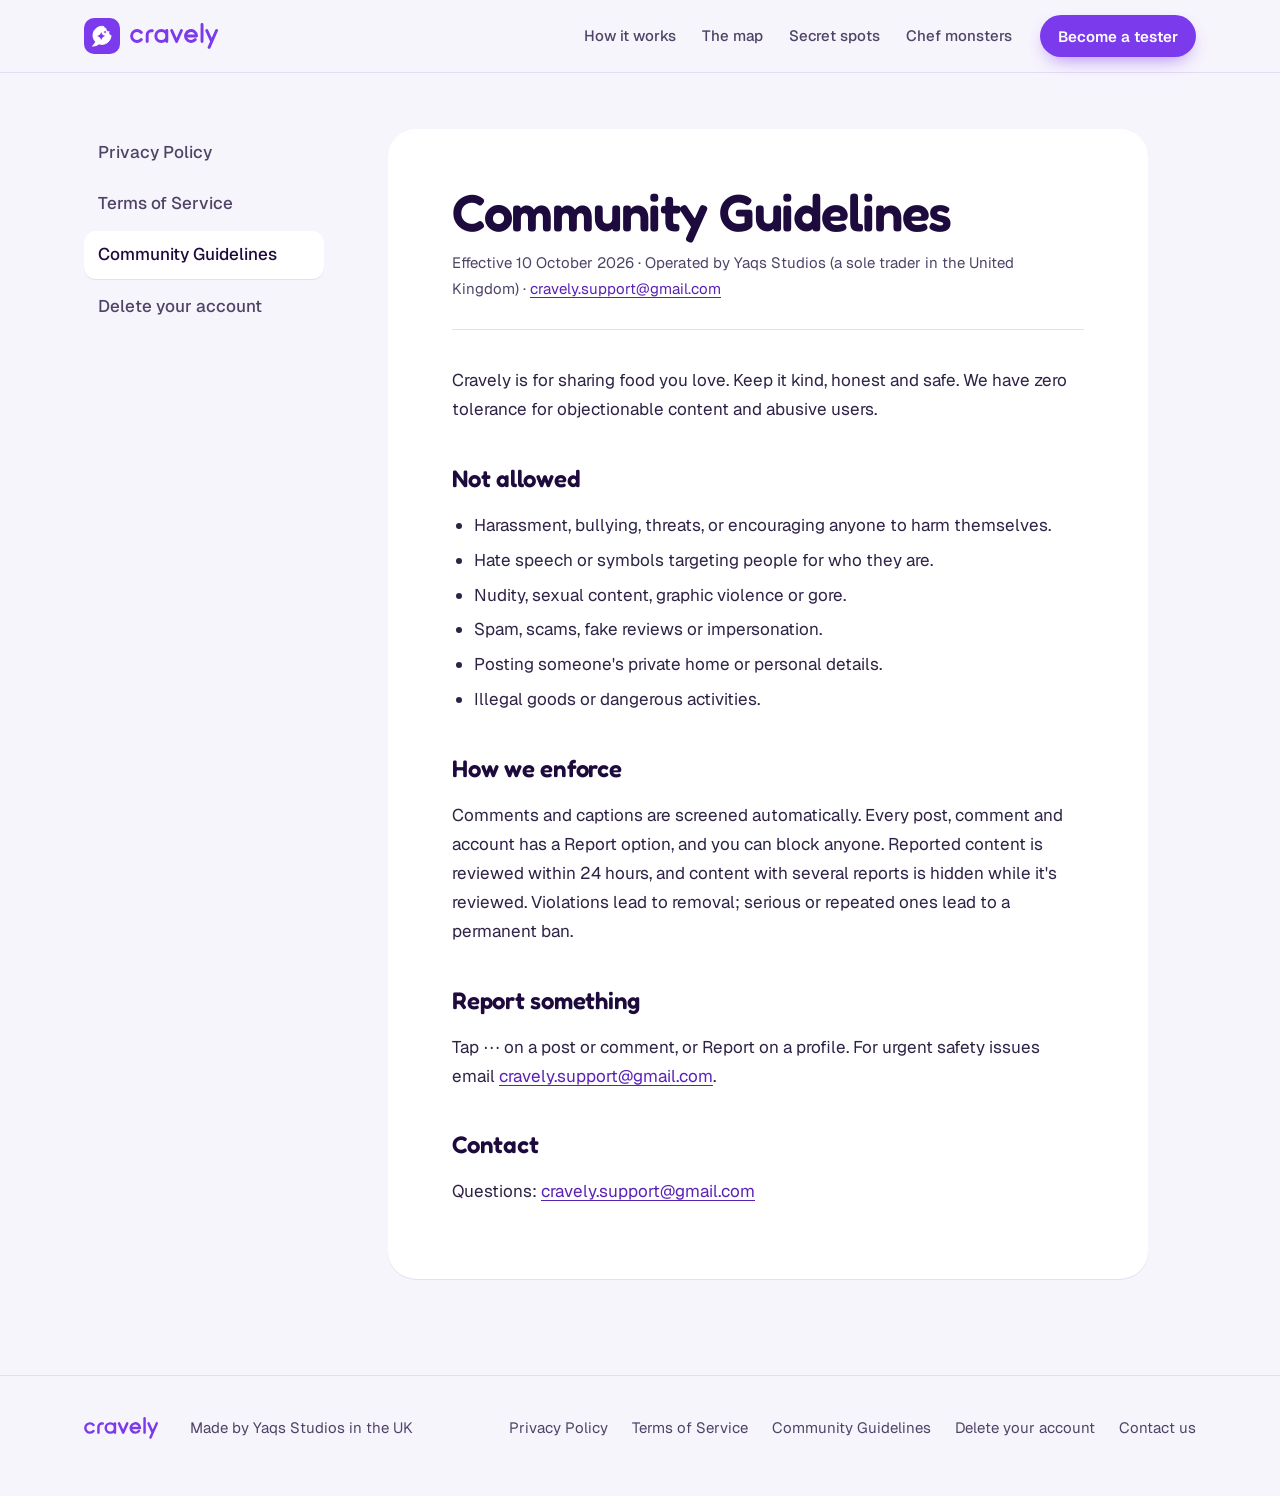
<file: guidelines.html>
<!doctype html>
<html lang="en">
<head>
<meta charset="utf-8">
<meta name="viewport" content="width=device-width, initial-scale=1">
<title>Community Guidelines | Cravely</title>
<meta name="description" content="Cravely community guidelines.">
<link rel="icon" href="icon.svg" type="image/svg+xml">
<link rel="preconnect" href="https://fonts.googleapis.com">
<link rel="preconnect" href="https://fonts.gstatic.com" crossorigin>
<link rel="stylesheet" href="https://fonts.googleapis.com/css2?family=Fredoka:wght@500;600&family=Geist:wght@400;500;600&display=swap">
<link rel="stylesheet" href="site.css">
</head>
<body>
<a class="skip" href="#main">Skip to content</a>
<header class="nav scrolled" id="nav">
  <div class="wrap">
    <a class="brand" href="/" aria-label="Cravely home"><img class="mark" src="icon.svg" alt=""><img class="word" src="wordmark.svg" alt="cravely"></a>
    <nav class="nav-links" aria-label="Main"><a href="/#how">How it works</a><a href="/#map">The map</a><a href="/#secret">Secret spots</a><a href="/#chefs">Chef monsters</a></nav>
    <a class="btn btn-primary btn-sm" href="mailto:cravely.support@gmail.com?subject=I%20want%20to%20test%20Cravely&amp;body=Hi%2C%20I&#39;d%20like%20to%20test%20Cravely%20on%20Android.%20My%20Google%20account%20email%20is%3A%20">Become a tester</a>
  </div>
</header>
<main id="main" class="doc">
  <div class="wrap">
    <aside aria-label="Cravely policies"><a href="privacy">Privacy Policy</a><a href="terms">Terms of Service</a><a href="guidelines" aria-current="page">Community Guidelines</a><a href="delete-account">Delete your account</a></aside>
    <article data-reveal>
<h1>Community Guidelines</h1><p class="meta">Effective 10 October 2026 · Operated by Yaqs Studios (a sole trader in the United Kingdom) · <a href="mailto:cravely.support@gmail.com">cravely.support@gmail.com</a></p>

<p>Cravely is for sharing food you love. Keep it kind, honest and safe. We have zero tolerance for objectionable content and abusive users.</p>
<h2>Not allowed</h2><ul>
<li>Harassment, bullying, threats, or encouraging anyone to harm themselves.</li>
<li>Hate speech or symbols targeting people for who they are.</li>
<li>Nudity, sexual content, graphic violence or gore.</li>
<li>Spam, scams, fake reviews or impersonation.</li>
<li>Posting someone's private home or personal details.</li>
<li>Illegal goods or dangerous activities.</li></ul>
<h2>How we enforce</h2><p>Comments and captions are screened automatically. Every post, comment and account has a Report option, and you can block anyone. Reported content is reviewed within 24 hours, and content with several reports is hidden while it's reviewed. Violations lead to removal; serious or repeated ones lead to a permanent ban.</p>
<h2>Report something</h2><p>Tap ⋯ on a post or comment, or Report on a profile. For urgent safety issues email <a href="mailto:cravely.support@gmail.com">cravely.support@gmail.com</a>.</p>

<h2>Contact</h2><p>Questions: <a href="mailto:cravely.support@gmail.com">cravely.support@gmail.com</a></p>

    </article>
  </div>
</main>
<footer class="foot">
  <div class="wrap">
    <a class="brand" href="/" aria-label="Cravely home" style="margin-right:0"><img class="word" src="wordmark.svg" alt="cravely"></a>
    <span>Made by Yaqs Studios in the UK</span>
    <nav aria-label="Legal and contact"><a href="privacy">Privacy Policy</a><a href="terms">Terms of Service</a><a href="guidelines">Community Guidelines</a><a href="delete-account">Delete your account</a><a href="mailto:cravely.support@gmail.com">Contact us</a></nav>
  </div>
</footer>
<script src="motion.js" defer></script>
</body>
</html>
</file>
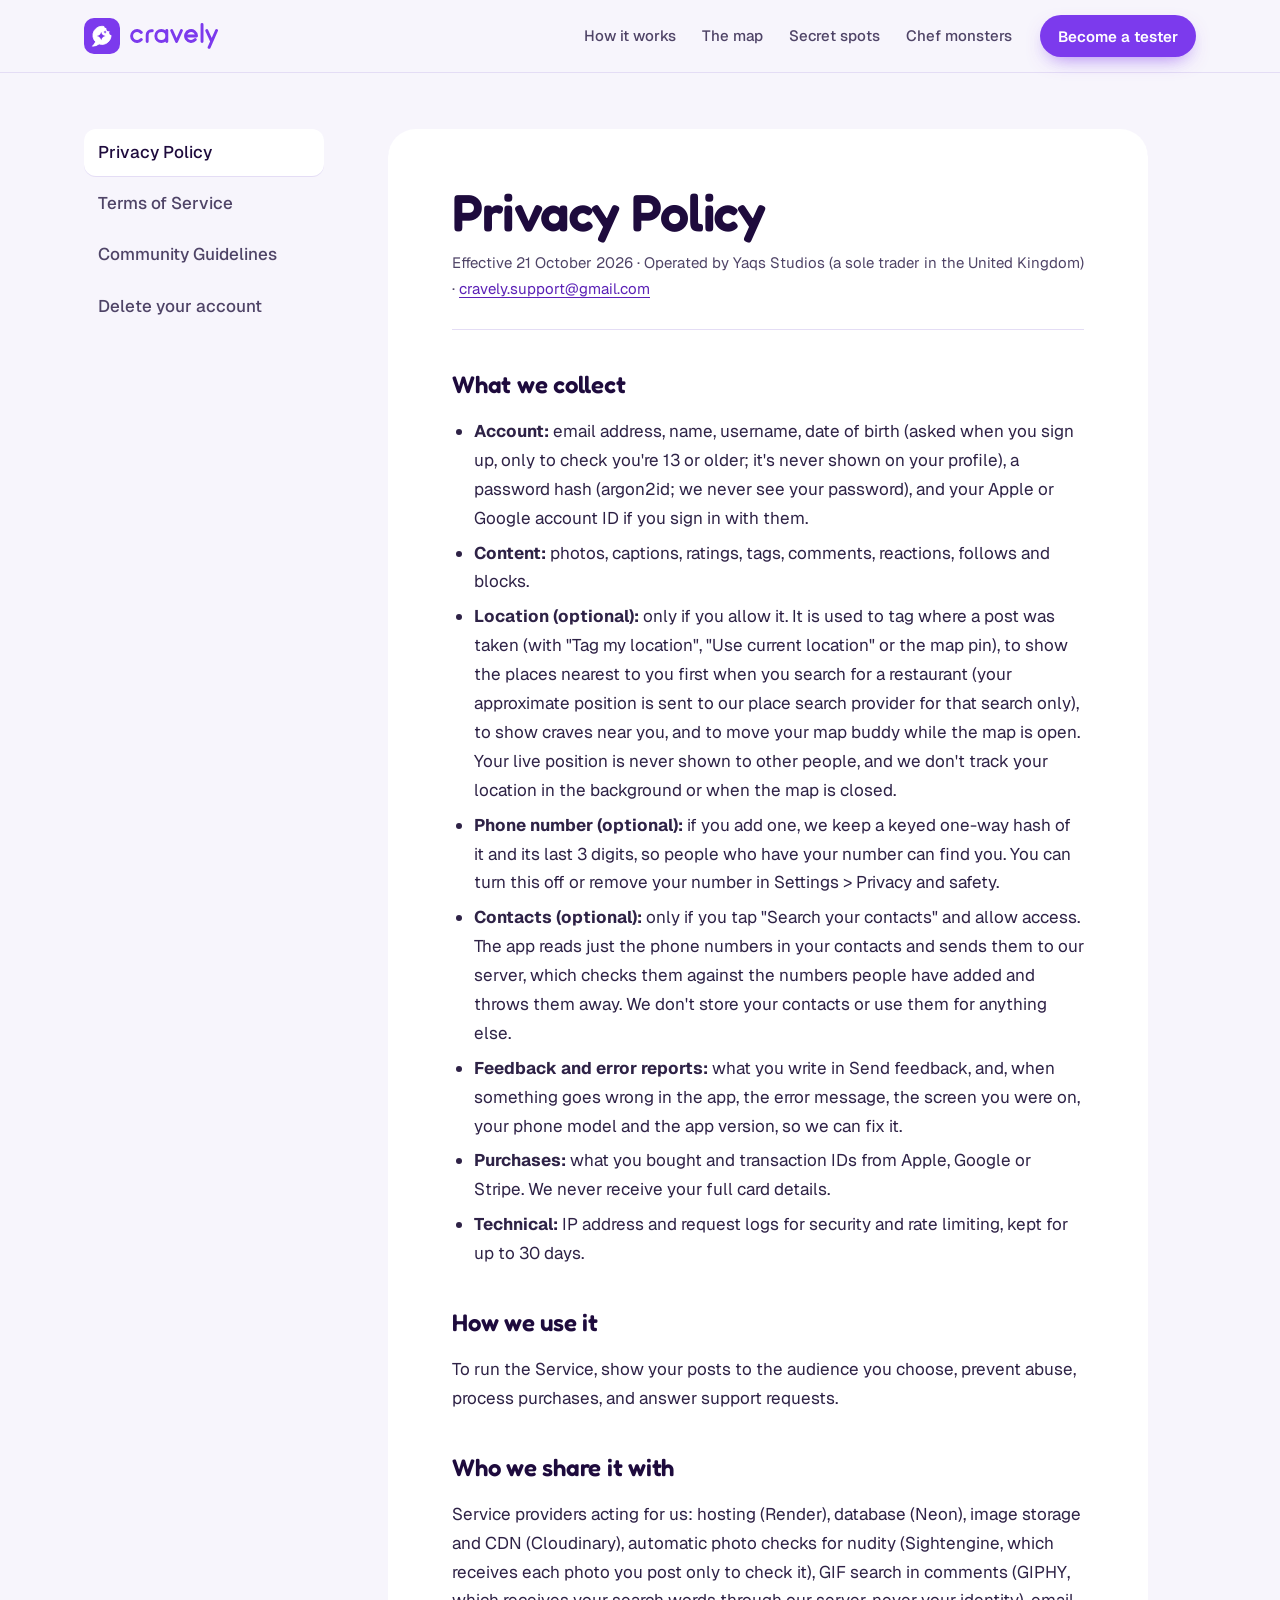
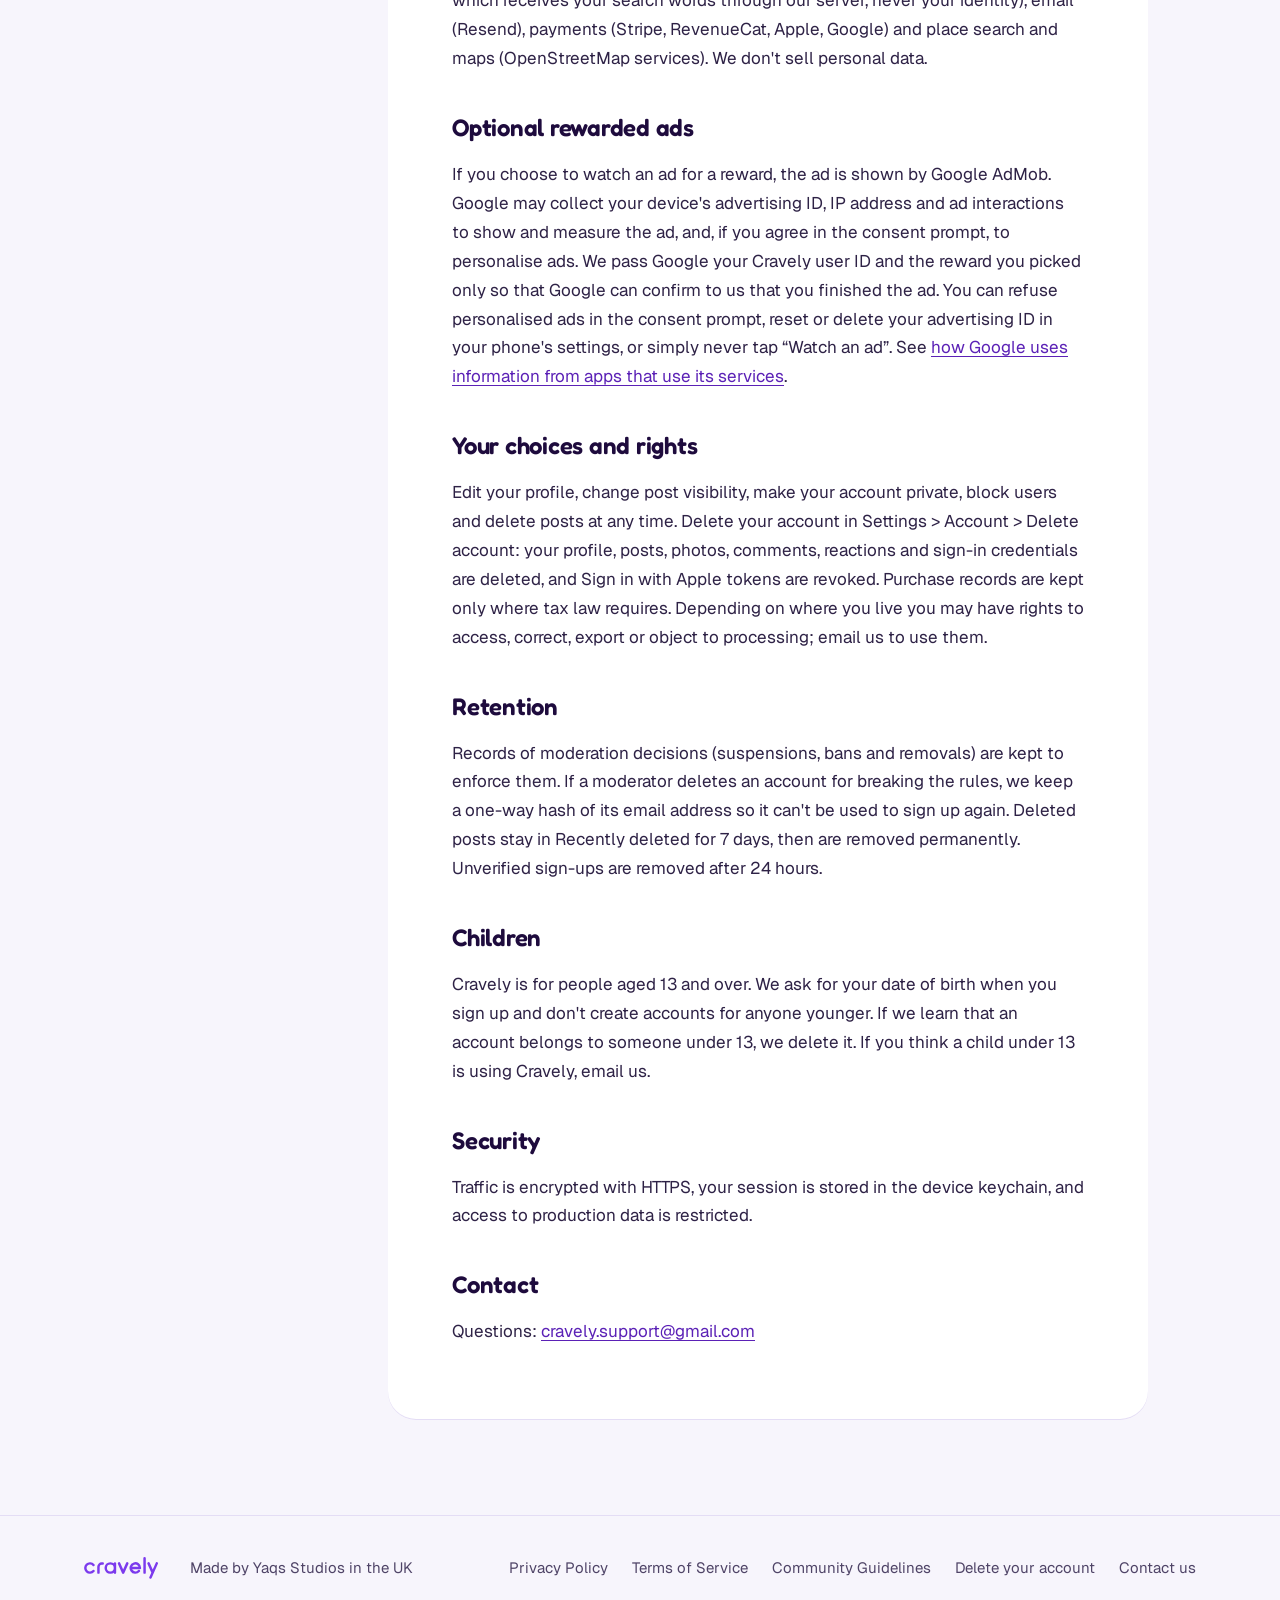
<file: privacy.html>
<!doctype html>
<html lang="en">
<head>
<meta charset="utf-8">
<meta name="viewport" content="width=device-width, initial-scale=1">
<title>Privacy Policy | Cravely</title>
<meta name="description" content="Cravely privacy policy.">
<link rel="icon" href="icon.svg" type="image/svg+xml">
<link rel="preconnect" href="https://fonts.googleapis.com">
<link rel="preconnect" href="https://fonts.gstatic.com" crossorigin>
<link rel="stylesheet" href="https://fonts.googleapis.com/css2?family=Fredoka:wght@500;600&family=Geist:wght@400;500;600&display=swap">
<link rel="stylesheet" href="site.css">
</head>
<body>
<a class="skip" href="#main">Skip to content</a>
<header class="nav scrolled" id="nav">
  <div class="wrap">
    <a class="brand" href="/" aria-label="Cravely home"><img class="mark" src="icon.svg" alt=""><img class="word" src="wordmark.svg" alt="cravely"></a>
    <nav class="nav-links" aria-label="Main"><a href="/#how">How it works</a><a href="/#map">The map</a><a href="/#secret">Secret spots</a><a href="/#chefs">Chef monsters</a></nav>
    <a class="btn btn-primary btn-sm" href="mailto:cravely.support@gmail.com?subject=I%20want%20to%20test%20Cravely&amp;body=Hi%2C%20I&#39;d%20like%20to%20test%20Cravely%20on%20Android.%20My%20Google%20account%20email%20is%3A%20">Become a tester</a>
  </div>
</header>
<main id="main" class="doc">
  <div class="wrap">
    <aside aria-label="Cravely policies"><a href="privacy" aria-current="page">Privacy Policy</a><a href="terms">Terms of Service</a><a href="guidelines">Community Guidelines</a><a href="delete-account">Delete your account</a></aside>
    <article data-reveal>
<h1>Privacy Policy</h1><p class="meta">Effective 21 October 2026 · Operated by Yaqs Studios (a sole trader in the United Kingdom) · <a href="mailto:cravely.support@gmail.com">cravely.support@gmail.com</a></p>

<h2>What we collect</h2><ul>
<li><b>Account:</b> email address, name, username, date of birth (asked when you sign up, only to check you're 13 or older; it's never shown on your profile), a password hash (argon2id; we never see your password), and your Apple or Google account ID if you sign in with them.</li>
<li><b>Content:</b> photos, captions, ratings, tags, comments, reactions, follows and blocks.</li>
<li><b>Location (optional):</b> only if you allow it. It is used to tag where a post was taken (with "Tag my location", "Use current location" or the map pin), to show the places nearest to you first when you search for a restaurant (your approximate position is sent to our place search provider for that search only), to show craves near you, and to move your map buddy while the map is open. Your live position is never shown to other people, and we don't track your location in the background or when the map is closed.</li>
<li><b>Phone number (optional):</b> if you add one, we keep a keyed one-way hash of it and its last 3 digits, so people who have your number can find you. You can turn this off or remove your number in Settings &gt; Privacy and safety.</li>
<li><b>Contacts (optional):</b> only if you tap "Search your contacts" and allow access. The app reads just the phone numbers in your contacts and sends them to our server, which checks them against the numbers people have added and throws them away. We don't store your contacts or use them for anything else.</li>
<li><b>Feedback and error reports:</b> what you write in Send feedback, and, when something goes wrong in the app, the error message, the screen you were on, your phone model and the app version, so we can fix it.</li>
<li><b>Purchases:</b> what you bought and transaction IDs from Apple, Google or Stripe. We never receive your full card details.</li>
<li><b>Technical:</b> IP address and request logs for security and rate limiting, kept for up to 30 days.</li></ul>
<h2>How we use it</h2><p>To run the Service, show your posts to the audience you choose, prevent abuse, process purchases, and answer support requests.</p>
<h2>Who we share it with</h2><p>Service providers acting for us: hosting (Render), database (Neon), image storage and CDN (Cloudinary), automatic photo checks for nudity (Sightengine, which receives each photo you post only to check it), GIF search in comments (GIPHY, which receives your search words through our server, never your identity), email (Resend), payments (Stripe, RevenueCat, Apple, Google) and place search and maps (OpenStreetMap services). We don't sell personal data.</p><h2>Optional rewarded ads</h2><p>If you choose to watch an ad for a reward, the ad is shown by Google AdMob. Google may collect your device's advertising ID, IP address and ad interactions to show and measure the ad, and, if you agree in the consent prompt, to personalise ads. We pass Google your Cravely user ID and the reward you picked only so that Google can confirm to us that you finished the ad. You can refuse personalised ads in the consent prompt, reset or delete your advertising ID in your phone's settings, or simply never tap “Watch an ad”. See <a href="https://policies.google.com/technologies/partner-sites">how Google uses information from apps that use its services</a>.</p>
<h2>Your choices and rights</h2><p>Edit your profile, change post visibility, make your account private, block users and delete posts at any time. Delete your account in Settings &gt; Account &gt; Delete account: your profile, posts, photos, comments, reactions and sign-in credentials are deleted, and Sign in with Apple tokens are revoked. Purchase records are kept only where tax law requires. Depending on where you live you may have rights to access, correct, export or object to processing; email us to use them.</p>
<h2>Retention</h2><p>Records of moderation decisions (suspensions, bans and removals) are kept to enforce them. If a moderator deletes an account for breaking the rules, we keep a one-way hash of its email address so it can't be used to sign up again. Deleted posts stay in Recently deleted for 7 days, then are removed permanently. Unverified sign-ups are removed after 24 hours.</p>
<h2>Children</h2><p>Cravely is for people aged 13 and over. We ask for your date of birth when you sign up and don't create accounts for anyone younger. If we learn that an account belongs to someone under 13, we delete it. If you think a child under 13 is using Cravely, email us.</p>
<h2>Security</h2><p>Traffic is encrypted with HTTPS, your session is stored in the device keychain, and access to production data is restricted.</p>

<h2>Contact</h2><p>Questions: <a href="mailto:cravely.support@gmail.com">cravely.support@gmail.com</a></p>

    </article>
  </div>
</main>
<footer class="foot">
  <div class="wrap">
    <a class="brand" href="/" aria-label="Cravely home" style="margin-right:0"><img class="word" src="wordmark.svg" alt="cravely"></a>
    <span>Made by Yaqs Studios in the UK</span>
    <nav aria-label="Legal and contact"><a href="privacy">Privacy Policy</a><a href="terms">Terms of Service</a><a href="guidelines">Community Guidelines</a><a href="delete-account">Delete your account</a><a href="mailto:cravely.support@gmail.com">Contact us</a></nav>
  </div>
</footer>
<script src="motion.js" defer></script>
</body>
</html>
</file>
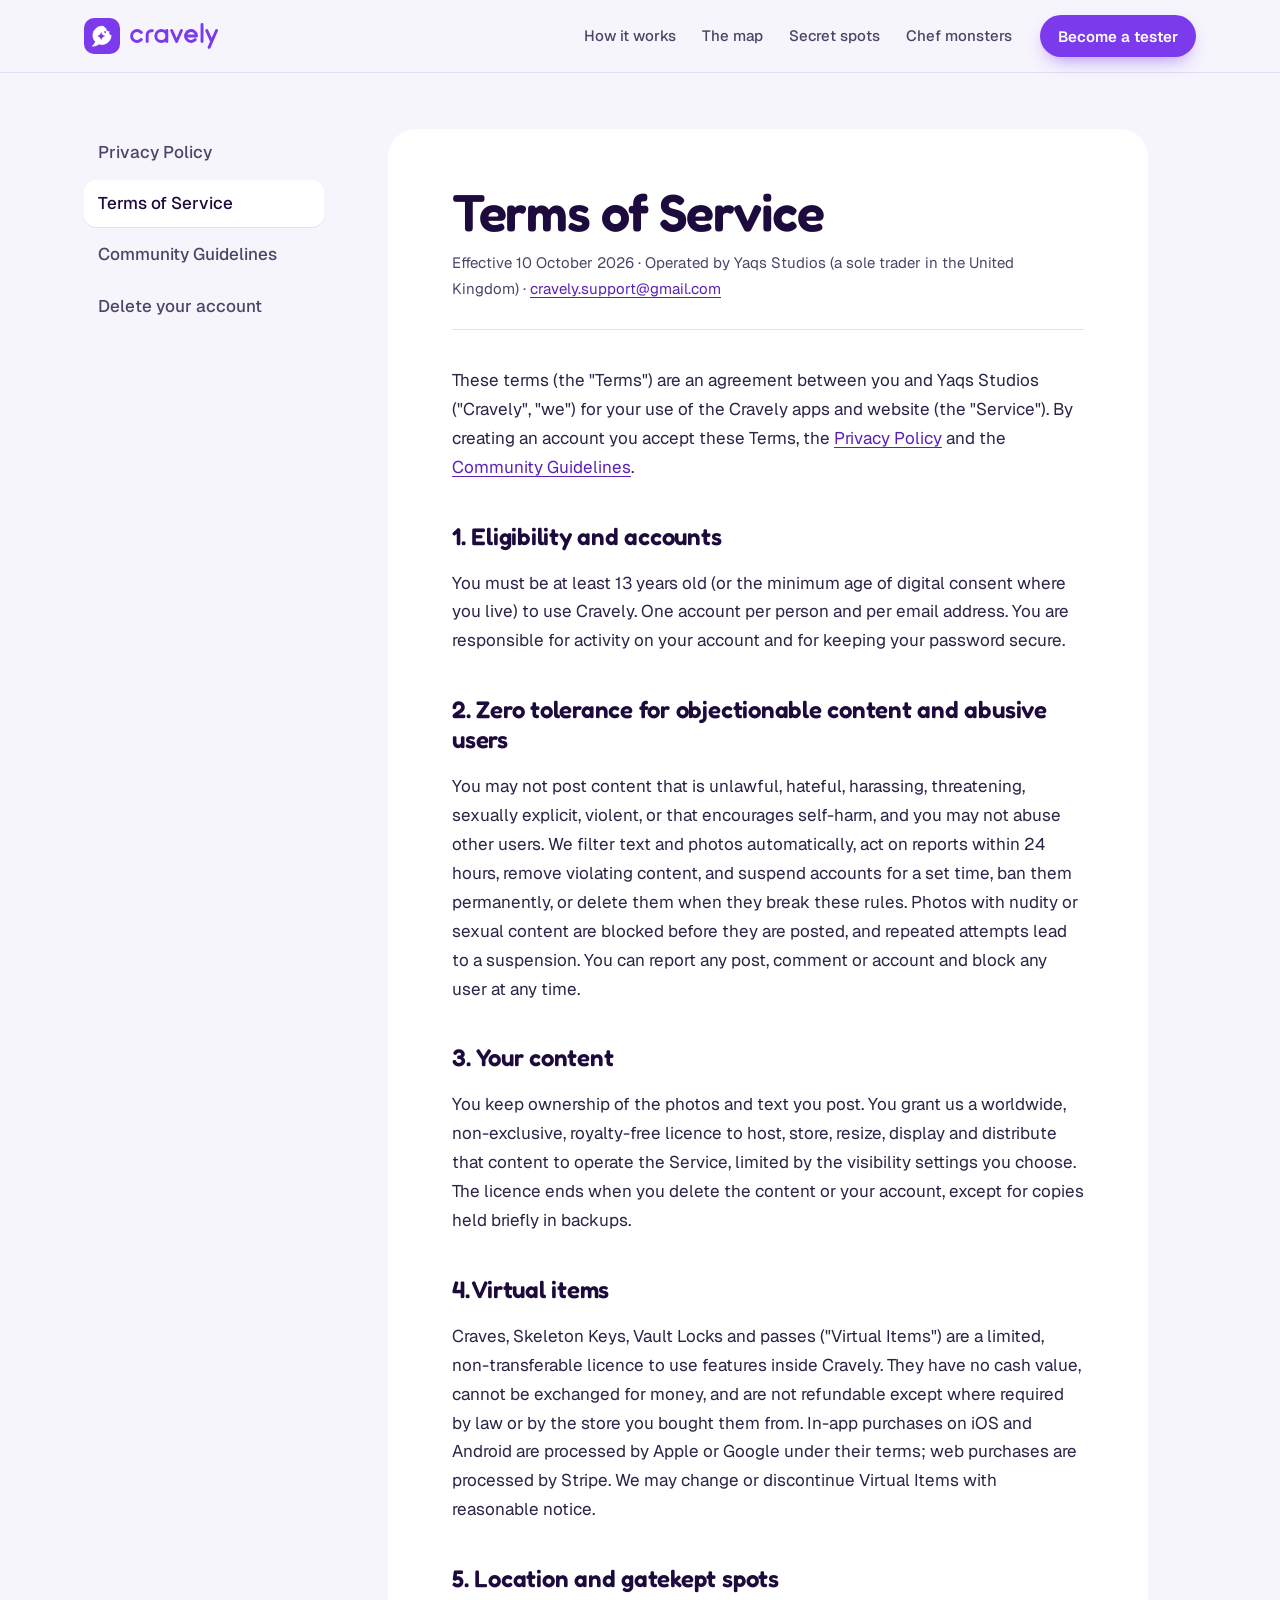
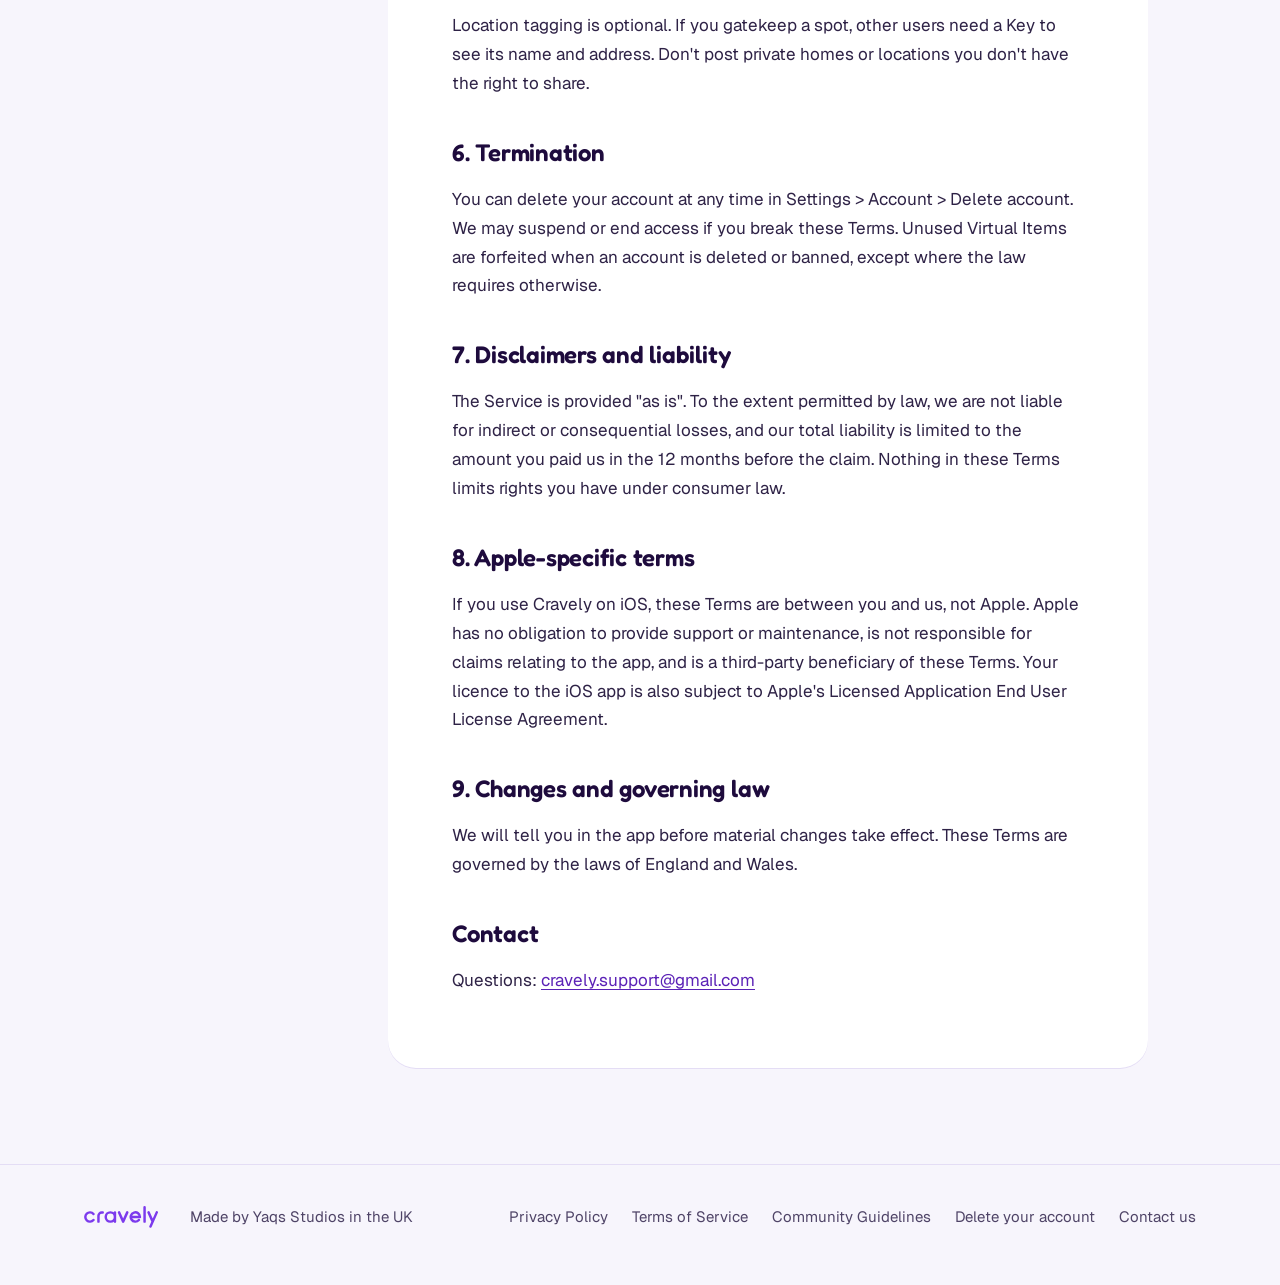
<file: terms.html>
<!doctype html>
<html lang="en">
<head>
<meta charset="utf-8">
<meta name="viewport" content="width=device-width, initial-scale=1">
<title>Terms of Service | Cravely</title>
<meta name="description" content="Cravely terms of service.">
<link rel="icon" href="icon.svg" type="image/svg+xml">
<link rel="preconnect" href="https://fonts.googleapis.com">
<link rel="preconnect" href="https://fonts.gstatic.com" crossorigin>
<link rel="stylesheet" href="https://fonts.googleapis.com/css2?family=Fredoka:wght@500;600&family=Geist:wght@400;500;600&display=swap">
<link rel="stylesheet" href="site.css">
</head>
<body>
<a class="skip" href="#main">Skip to content</a>
<header class="nav scrolled" id="nav">
  <div class="wrap">
    <a class="brand" href="/" aria-label="Cravely home"><img class="mark" src="icon.svg" alt=""><img class="word" src="wordmark.svg" alt="cravely"></a>
    <nav class="nav-links" aria-label="Main"><a href="/#how">How it works</a><a href="/#map">The map</a><a href="/#secret">Secret spots</a><a href="/#chefs">Chef monsters</a></nav>
    <a class="btn btn-primary btn-sm" href="mailto:cravely.support@gmail.com?subject=I%20want%20to%20test%20Cravely&amp;body=Hi%2C%20I&#39;d%20like%20to%20test%20Cravely%20on%20Android.%20My%20Google%20account%20email%20is%3A%20">Become a tester</a>
  </div>
</header>
<main id="main" class="doc">
  <div class="wrap">
    <aside aria-label="Cravely policies"><a href="privacy">Privacy Policy</a><a href="terms" aria-current="page">Terms of Service</a><a href="guidelines">Community Guidelines</a><a href="delete-account">Delete your account</a></aside>
    <article data-reveal>
<h1>Terms of Service</h1><p class="meta">Effective 10 October 2026 · Operated by Yaqs Studios (a sole trader in the United Kingdom) · <a href="mailto:cravely.support@gmail.com">cravely.support@gmail.com</a></p>

<p>These terms (the "Terms") are an agreement between you and Yaqs Studios ("Cravely", "we") for your use of the Cravely apps and website (the "Service"). By creating an account you accept these Terms, the <a href="privacy">Privacy Policy</a> and the <a href="guidelines">Community Guidelines</a>.</p>
<h2>1. Eligibility and accounts</h2><p>You must be at least 13 years old (or the minimum age of digital consent where you live) to use Cravely. One account per person and per email address. You are responsible for activity on your account and for keeping your password secure.</p>
<h2>2. Zero tolerance for objectionable content and abusive users</h2><p>You may not post content that is unlawful, hateful, harassing, threatening, sexually explicit, violent, or that encourages self-harm, and you may not abuse other users. We filter text and photos automatically, act on reports within 24 hours, remove violating content, and suspend accounts for a set time, ban them permanently, or delete them when they break these rules. Photos with nudity or sexual content are blocked before they are posted, and repeated attempts lead to a suspension. You can report any post, comment or account and block any user at any time.</p>
<h2>3. Your content</h2><p>You keep ownership of the photos and text you post. You grant us a worldwide, non-exclusive, royalty-free licence to host, store, resize, display and distribute that content to operate the Service, limited by the visibility settings you choose. The licence ends when you delete the content or your account, except for copies held briefly in backups.</p>
<h2>4. Virtual items</h2><p>Craves, Skeleton Keys, Vault Locks and passes ("Virtual Items") are a limited, non-transferable licence to use features inside Cravely. They have no cash value, cannot be exchanged for money, and are not refundable except where required by law or by the store you bought them from. In-app purchases on iOS and Android are processed by Apple or Google under their terms; web purchases are processed by Stripe. We may change or discontinue Virtual Items with reasonable notice.</p>
<h2>5. Location and gatekept spots</h2><p>Location tagging is optional. If you gatekeep a spot, other users need a Key to see its name and address. Don't post private homes or locations you don't have the right to share.</p>
<h2>6. Termination</h2><p>You can delete your account at any time in Settings &gt; Account &gt; Delete account. We may suspend or end access if you break these Terms. Unused Virtual Items are forfeited when an account is deleted or banned, except where the law requires otherwise.</p>
<h2>7. Disclaimers and liability</h2><p>The Service is provided "as is". To the extent permitted by law, we are not liable for indirect or consequential losses, and our total liability is limited to the amount you paid us in the 12 months before the claim. Nothing in these Terms limits rights you have under consumer law.</p>
<h2>8. Apple-specific terms</h2><p>If you use Cravely on iOS, these Terms are between you and us, not Apple. Apple has no obligation to provide support or maintenance, is not responsible for claims relating to the app, and is a third-party beneficiary of these Terms. Your licence to the iOS app is also subject to Apple's Licensed Application End User License Agreement.</p>
<h2>9. Changes and governing law</h2><p>We will tell you in the app before material changes take effect. These Terms are governed by the laws of England and Wales.</p>

<h2>Contact</h2><p>Questions: <a href="mailto:cravely.support@gmail.com">cravely.support@gmail.com</a></p>

    </article>
  </div>
</main>
<footer class="foot">
  <div class="wrap">
    <a class="brand" href="/" aria-label="Cravely home" style="margin-right:0"><img class="word" src="wordmark.svg" alt="cravely"></a>
    <span>Made by Yaqs Studios in the UK</span>
    <nav aria-label="Legal and contact"><a href="privacy">Privacy Policy</a><a href="terms">Terms of Service</a><a href="guidelines">Community Guidelines</a><a href="delete-account">Delete your account</a><a href="mailto:cravely.support@gmail.com">Contact us</a></nav>
  </div>
</footer>
<script src="motion.js" defer></script>
</body>
</html>
</file>
<file: site.css>
/* Cravely website: shared styles for the home page and the legal pages */
:root{
  --ink:#1E0B3D;        /* plum ink: all text */
  --ink-2:#4F4467;      /* secondary text */
  --grape:#7C3AED;      /* primary actions */
  --grape-deep:#5B21B6; /* hover, links */
  --lavender:#EDE9FE;   /* soft surfaces */
  --lavender-2:#DDD6FE;
  --mist:#F7F5FC;       /* page */
  --white:#FFFFFF;
  --night:#120A26;      /* the vault band */
  --night-card:#1E1440;
  --night-line:#2E2257;
  --night-soft:#C4B5FD;
  --honey:#FCD34D;      /* Keys and fragments only */
  --line:#E4DDF5;
  --r-lg:28px; --r-md:18px; --r-sm:12px;
  --display:"Fredoka",ui-rounded,"Segoe UI Rounded",system-ui,sans-serif;
  --text:"Geist",ui-sans-serif,system-ui,-apple-system,"Segoe UI",sans-serif;
  --shadow:0 1px 2px rgba(30,11,61,.06),0 12px 32px -12px rgba(76,29,149,.22);
}
*{box-sizing:border-box}
html{scroll-behavior:smooth}
@media (prefers-reduced-motion:reduce){html{scroll-behavior:auto}*,*::before,*::after{animation:none!important;transition:none!important}}
body{margin:0;background:var(--mist);color:var(--ink);font:400 17px/1.6 var(--text);-webkit-font-smoothing:antialiased;text-rendering:optimizeLegibility}
img{max-width:100%;display:block}
a{color:var(--grape-deep);text-underline-offset:3px}
a:hover{color:var(--grape)}
:focus-visible{outline:3px solid var(--grape);outline-offset:3px;border-radius:6px}
.wrap{max-width:1160px;margin:0 auto;padding:0 24px}
.skip{position:absolute;left:-999px;top:8px;background:var(--white);padding:10px 14px;border-radius:10px;z-index:50}
.skip:focus{left:12px}

/* ---------- header ---------- */
.nav{position:sticky;top:0;z-index:30;background:rgba(247,245,252,.86);backdrop-filter:saturate(1.4) blur(14px);-webkit-backdrop-filter:saturate(1.4) blur(14px);border-bottom:1px solid transparent;transition:border-color .2s}
.nav.scrolled{border-bottom-color:var(--line)}
.nav .wrap{display:flex;align-items:center;gap:28px;height:72px}
.brand{display:flex;align-items:center;gap:10px;text-decoration:none;margin-right:auto}
.brand img.mark{width:36px;height:36px;border-radius:10px}
.brand img.word{height:26px;width:auto}
.nav-links{display:flex;gap:26px}
.nav-links a{color:var(--ink-2);text-decoration:none;font-weight:500;font-size:15px}
.nav-links a:hover{color:var(--ink)}

/* ---------- buttons ---------- */
.btn{display:inline-flex;align-items:center;justify-content:center;gap:8px;min-height:48px;padding:0 22px;border-radius:999px;font:600 16px/1 var(--text);text-decoration:none;border:0;cursor:pointer;transition:background-color .15s,transform .15s,box-shadow .15s}
.btn-primary{background:var(--grape);color:var(--white);box-shadow:0 8px 20px -8px rgba(124,58,237,.7)}
.btn-primary:hover{background:var(--grape-deep);color:var(--white);transform:translateY(-1px)}
.btn-quiet{background:transparent;color:var(--ink);box-shadow:inset 0 0 0 1.5px var(--lavender-2)}
.btn-quiet:hover{background:var(--lavender);color:var(--ink)}
.btn-sm{min-height:42px;padding:0 18px;font-size:15px}
.btn svg{width:18px;height:18px}

/* ---------- type ---------- */
h1,h2,h3{font-family:var(--display);font-weight:600;letter-spacing:-.01em;margin:0;color:var(--ink)}
h1{font-size:clamp(44px,6.4vw,80px);line-height:1.02;letter-spacing:-.025em}
h2{font-size:clamp(32px,4.2vw,52px);line-height:1.06;letter-spacing:-.02em}
h3{font-size:24px;line-height:1.2}
.lede{font-size:clamp(18px,1.6vw,21px);line-height:1.55;color:var(--ink-2);max-width:34em;margin:0}
section{padding:112px 0}
.section-head{max-width:640px;margin-bottom:56px}
.section-head p{margin:16px 0 0;color:var(--ink-2);font-size:19px}

/* ---------- hero ---------- */
.hero{padding:56px 0 40px;overflow:hidden}
.hero .wrap{display:grid;grid-template-columns:1.05fr .95fr;gap:56px;align-items:center}
.hero h1{font-size:clamp(42px,5.6vw,74px)}
.hero .lede{margin-top:24px}
.cta-row{display:flex;flex-wrap:wrap;gap:12px;margin-top:36px}
.hero-note{margin-top:18px;font-size:14px;color:var(--ink-2)}

/* the post: the plate, with the first-bite reaction inset */
.post-stage{margin-bottom:40px;--peek-top:clamp(150px,19vw,196px);position:relative;justify-self:center;width:min(440px,100%);padding-top:var(--peek-top);animation:rise .9s cubic-bezier(.2,.8,.2,1) both}
/* Chompy hides behind the post and holds its top edge: his body sits under the card, his fingers on top of it */
.peek-layer{position:absolute;left:7%;top:0;width:46%;height:calc(var(--peek-top) + 26px);pointer-events:none}
.peek-layer img{position:absolute;left:0;bottom:0;width:100%;height:auto}
.peek-layer.back{z-index:0}
.peek-layer.back img{filter:drop-shadow(0 10px 14px rgba(76,29,149,.14));animation:peek .9s .35s cubic-bezier(.3,1.4,.5,1) both}
.peek-layer.front{z-index:2}
.peek-layer.front img{animation:grip .3s 1.05s ease-out both}
@keyframes grip{from{opacity:0;transform:translateY(-8px)}to{opacity:1;transform:none}}
.post{position:relative;z-index:1;animation:none!important;background:var(--white);border-radius:var(--r-lg);padding:14px;box-shadow:var(--shadow),0 40px 80px -40px rgba(76,29,149,.45);animation:rise .9s cubic-bezier(.2,.8,.2,1) both}
.post-photo{position:relative;border-radius:20px;overflow:hidden;aspect-ratio:4/5;background:#E9E2FB}
/* two photos that swap places, like the app: tap the small one and it zooms up to fill the frame */
.ph-l{position:absolute;overflow:hidden;background:#E9E2FB;border:0 solid #fff;transition:top .55s cubic-bezier(.2,.8,.2,1),left .55s cubic-bezier(.2,.8,.2,1),width .55s cubic-bezier(.2,.8,.2,1),height .55s cubic-bezier(.2,.8,.2,1),border-radius .55s cubic-bezier(.2,.8,.2,1),border-width .55s,box-shadow .55s}
.ph-l img{width:100%;height:100%;object-fit:cover;display:block}
.ph-l.big{left:0;top:0;width:100%;height:100%;border-radius:0;z-index:1;box-shadow:none}
.ph-l.small{left:14px;top:14px;width:31%;height:33%;border-radius:16px;border-width:4px;z-index:2;cursor:pointer;box-shadow:0 10px 24px -8px rgba(30,11,61,.45)}
.ph-l.small:hover{box-shadow:0 0 0 3px rgba(124,58,237,.35),0 10px 24px -8px rgba(30,11,61,.45)}
.ph-l.small:focus-visible{outline:3px solid var(--grape);outline-offset:2px}
.ph-l.lift{z-index:3}
.ph-back{position:absolute;inset:0;width:100%;height:100%;object-fit:cover;z-index:0;opacity:1;transform:none;transition:opacity .5s ease .12s,transform .6s cubic-bezier(.2,.8,.2,1);pointer-events:none}
.ph-back.go{opacity:0;transform:scale(1.04)}
.post-meta{display:flex;align-items:center;gap:12px;padding:16px 6px 6px}
.post-meta .av{width:44px;height:44px;border-radius:50%;flex:none;overflow:hidden;background:var(--tint,#EDE9FE)}
.post-meta .av img{width:100%;height:100%;object-fit:cover}
.post-meta b{display:block;font-size:16px;font-weight:600}
.post-meta span{font-size:14px;color:var(--ink-2)}
.post-meta .stars{margin-left:auto;display:flex;gap:2px;color:var(--grape)}
.post-meta .stars svg{width:16px;height:16px}
.chip{position:absolute;z-index:3;display:inline-flex;align-items:center;gap:8px;padding:10px 14px;border-radius:999px;background:var(--white);box-shadow:var(--shadow);font-weight:600;font-size:14px;white-space:nowrap;animation:pop .5s cubic-bezier(.3,1.5,.5,1) both}
.chip svg{width:18px;height:18px}
.chip.place{left:-34px;bottom:118px;animation-delay:.8s}
.chip.place svg{color:var(--grape)}
.chip.reacts{right:-22px;bottom:-54px;animation-delay:1s}
.chip.reacts .dot{width:26px;height:26px;border-radius:50%;margin-left:-14px;border:2px solid var(--white);overflow:hidden;background:var(--tint,#EDE9FE)}
.chip.reacts .dot img{width:100%;height:100%;object-fit:cover}
.chip.reacts .dot:first-child{margin-left:0}
@keyframes rise{from{opacity:0;transform:translateY(28px) rotate(-1.5deg)}to{opacity:1;transform:none}}
@keyframes pop{from{opacity:0;transform:scale(.7)}to{opacity:1;transform:none}}

/* ---------- how it works (a real sequence, so it's numbered) ---------- */
.steps{display:grid;grid-template-columns:repeat(3,minmax(0,1fr));gap:20px;counter-reset:step;list-style:none;margin:0;padding:0}
.step{background:var(--white);border-radius:var(--r-lg);padding:30px 28px 32px;box-shadow:0 1px 0 var(--line)}
.step .num{display:inline-grid;place-items:center;width:44px;height:44px;border-radius:14px;background:var(--lavender);color:var(--grape-deep);font:600 20px var(--display);margin-bottom:22px}
.step h3{margin-bottom:10px}
.step p{margin:0;color:var(--ink-2)}
.step .art{position:relative;margin:-10px -10px 24px;aspect-ratio:5/4;border-radius:20px;background:radial-gradient(85% 70% at 50% 38%,rgba(255,255,255,.75),rgba(255,255,255,0) 70%),var(--tint,var(--lavender));overflow:hidden}
.step .art img{position:absolute;left:50%;bottom:0;width:auto;transform:translateX(-50%);transform-origin:50% 100%}
.step .art.fit img{bottom:5%;height:90%}
.step .art.fit::before{content:"";position:absolute;left:20%;right:16%;bottom:4%;height:8%;border-radius:50%;background:radial-gradient(closest-side,rgba(60,25,90,.18),rgba(60,25,90,0))}
.step .art.base img{height:94%}

/* ---------- map ---------- */
.map-sec{background:var(--white)}
.map-sec .wrap{display:grid;grid-template-columns:.9fr 1.1fr;gap:64px;align-items:center}
.map-wrap{position:relative}
.map-guide{position:absolute;z-index:2;width:36%;height:auto;left:-13%;bottom:-11%;filter:drop-shadow(0 16px 18px rgba(30,11,61,.18));pointer-events:none}
.map-card{position:relative;border-radius:32px;overflow:hidden;background:#EEEAF8;box-shadow:0 1px 0 var(--line)}
.map-card svg.map{display:block;width:100%;height:auto}
.pin{position:absolute;transform:translate(-50%,-100%);display:flex;flex-direction:column;align-items:center}
.pin img{width:56px;height:56px;border-radius:50%;object-fit:cover;background:var(--white);border:3px solid var(--white);box-shadow:0 8px 18px -6px rgba(30,11,61,.5)}
.pin::after{content:"";width:12px;height:12px;background:var(--white);transform:rotate(45deg);margin-top:-8px;box-shadow:3px 3px 6px -2px rgba(30,11,61,.25)}
.pin .tag{position:absolute;top:58px;white-space:nowrap;background:var(--ink);color:var(--white);font-size:12.5px;font-weight:600;padding:4px 9px;border-radius:8px}
.feature-list{list-style:none;margin:32px 0 0;padding:0;display:grid;gap:18px}
.feature-list li{display:grid;grid-template-columns:40px 1fr;gap:14px;align-items:start}
.feature-list .ic{width:40px;height:40px;border-radius:12px;background:var(--lavender);color:var(--grape-deep);display:grid;place-items:center}
.feature-list .ic svg{width:20px;height:20px}
.feature-list b{display:block;font-weight:600}
.feature-list span{color:var(--ink-2);font-size:16px}

/* ---------- secret spots: the night vault ---------- */
.vault{background:var(--night);color:var(--white);border-radius:40px;margin:0 16px;position:relative;overflow:hidden}
.vault h2,.vault h3{color:var(--white)}
.vault .section-head p{color:var(--night-soft)}
.vault .wrap{display:grid;grid-template-columns:1fr 1fr;gap:56px;align-items:center}
.forge-wrap{position:relative;margin-top:clamp(170px,22vw,250px)}
.forge-peek{position:absolute;z-index:0;left:50%;bottom:calc(100% - 26px);width:min(300px,64%);height:auto;transform:translateX(-50%);pointer-events:none}
.forge{position:relative;z-index:1;background:var(--night-card);border:1px solid var(--night-line);border-radius:32px;padding:40px 28px;text-align:center;box-shadow:0 0 90px rgba(124,58,237,.35)}
.shards{display:flex;justify-content:center;gap:16px;margin-bottom:24px}
.shard{width:86px;height:104px;border-radius:20px;display:grid;place-items:center;border:2px dashed #4C3A85}
.shard svg{width:46px;height:46px}
.shard.on{border:0;background:#2E1065;box-shadow:0 0 32px rgba(252,211,77,.5)}
.forge b{display:block;font:600 24px var(--display)}
.forge small{display:block;margin-top:8px;color:var(--night-soft);font-size:15px}
.vault-facts{list-style:none;margin:0;padding:0;display:grid;gap:22px}
.vault-facts li{display:grid;grid-template-columns:48px 1fr;gap:16px}
.vault-facts .ic{width:48px;height:48px;border-radius:14px;background:#2E1065;display:grid;place-items:center;color:var(--night-soft)}
.vault-facts .ic.key{color:var(--honey)}
.vault-facts .ic svg{width:24px;height:24px}
.vault-facts b{display:block;font-size:18px;font-weight:600}
.vault-facts span{color:var(--night-soft)}

/* ---------- chef monsters ---------- */
.cast{display:grid;grid-template-columns:repeat(7,minmax(0,1fr));gap:18px 14px;list-style:none;margin:0;padding:0}
.cast li{text-align:center}
.cast figure{margin:0}
.cast .stage{position:relative;aspect-ratio:4/5;border-radius:22px;background:radial-gradient(80% 60% at 50% 30%,rgba(255,255,255,.8),rgba(255,255,255,0) 72%),var(--tint);overflow:hidden}
.cast .stage::after{content:"";position:absolute;left:18%;right:18%;bottom:6%;height:7%;border-radius:50%;background:radial-gradient(closest-side,rgba(60,25,90,.16),rgba(60,25,90,0))}
.cast .stage img{position:absolute;z-index:1;left:50%;bottom:7%;height:86%;width:auto;max-width:94%;object-fit:contain;object-position:50% 100%;transform:translateX(-50%);transform-origin:50% 100%;transition:transform .3s cubic-bezier(.3,1.6,.5,1)}
.cast li:hover .stage img{transform:translateX(-50%) translateY(-5px) rotate(-3deg)}
.cast figcaption{margin-top:10px;font-size:15px;font-weight:600;color:var(--ink)}

/* ---------- tester call to action ---------- */
.join{padding:0 0 112px}
.join-card{background:radial-gradient(70% 90% at 85% 100%,#9A6BFF 0%,rgba(154,107,255,0) 60%),var(--grape);color:var(--white);border-radius:40px;padding:64px;display:grid;grid-template-columns:1.1fr .9fr;gap:40px;align-items:center;position:relative;overflow:hidden}
.join-card h2{color:var(--white)}
.join-card p{color:#EDE9FE;font-size:19px;margin:16px 0 0;max-width:30em}
.join-card .btn-primary{background:var(--white);color:var(--grape-deep);box-shadow:none}
.join-card .btn-primary:hover{background:var(--lavender);color:var(--grape-deep)}
.join-card .cta-row{margin-top:28px}
.join-card{min-height:340px}
.join-crowd{position:absolute;right:2%;bottom:0;width:min(46%,500px);height:auto;filter:drop-shadow(0 -6px 30px rgba(18,10,38,.25));transform-origin:50% 100%;transition:transform .5s var(--ease-spring,ease)}

/* ---------- footer ---------- */
.foot{border-top:1px solid var(--line);padding:40px 0 56px;font-size:15px;color:var(--ink-2)}
.foot .wrap{display:flex;flex-wrap:wrap;gap:20px 32px;align-items:center}
.foot nav{display:flex;flex-wrap:wrap;gap:12px 24px;margin-left:auto}
.foot a{color:var(--ink-2);text-decoration:none}
.foot a:hover{color:var(--ink);text-decoration:underline}
.foot .brand img.word{height:22px}

/* ---------- legal pages ---------- */
.doc{padding:56px 0 96px}
.doc .wrap{display:grid;grid-template-columns:240px minmax(0,1fr);gap:64px;align-items:start}
.doc aside{position:sticky;top:104px;display:grid;gap:4px}
.doc aside a{display:block;padding:10px 14px;border-radius:12px;color:var(--ink-2);text-decoration:none;font-weight:500}
.doc aside a:hover{background:var(--lavender);color:var(--ink)}
.doc aside a[aria-current="page"]{background:var(--white);color:var(--ink);box-shadow:0 1px 0 var(--line)}
.doc article{background:var(--white);border-radius:var(--r-lg);padding:56px 64px;box-shadow:0 1px 0 var(--line);max-width:760px}
.doc article h1{font-size:clamp(36px,4.4vw,52px);margin-bottom:12px}
.doc .meta{color:var(--ink-2);font-size:15px;margin:0 0 36px;padding-bottom:28px;border-bottom:1px solid var(--line)}
.doc article h2{font-size:24px;line-height:1.25;margin:40px 0 10px;letter-spacing:-.01em}
.doc article p,.doc article li{color:#2E2246;line-height:1.7}
.doc article ul,.doc article ol{padding-left:22px}
.doc article li{margin:6px 0}

/* ---------- responsive ---------- */
@media (max-width:980px){
  section{padding:88px 0}
  .hero .wrap,.map-sec .wrap,.vault .wrap{grid-template-columns:1fr;gap:48px}
  .hero{padding-top:32px}
  .post-stage{width:min(400px,86%)}
  .steps{grid-template-columns:1fr;max-width:560px}
  .cast{grid-template-columns:repeat(5,minmax(0,1fr))}
  .steps .step{display:grid}
  .join-card{grid-template-columns:1fr;padding:48px 36px 0}
  .join-crowd{position:relative;right:auto;width:min(520px,100%);margin:28px auto 0}
  .map-guide{width:30%;left:-4%;bottom:-14%}
  .doc .wrap{grid-template-columns:1fr;gap:20px}
  .doc aside{position:static;display:flex;flex-wrap:wrap;gap:6px}
  .doc aside a{padding:8px 12px;font-size:14px}
}
@media (max-width:720px){
  .nav-links{display:none}
  .wrap{padding:0 18px}
  section{padding:72px 0}
  .section-head{margin-bottom:36px}
  .vault{margin:0 8px;border-radius:28px}
  .chip.place{left:-10px}
  .chip.reacts{right:-6px}
  .cast{grid-template-columns:repeat(3,minmax(0,1fr));gap:16px 12px}
  .join-card{padding:40px 24px 0;border-radius:28px}
  .map-guide{width:34%;left:-2%;bottom:-16%}
  .map-sec .wrap{gap:56px}
  .doc article{padding:32px 22px}
  .foot nav{margin-left:0}
}
.pin.locked .lockdot{width:52px;height:52px;border-radius:50%;border:3px solid var(--white);background:var(--night);color:var(--honey);display:grid;place-items:center;box-shadow:0 0 0 6px rgba(124,58,237,.18),0 8px 18px -6px rgba(30,11,61,.5)}
.pin.locked .lockdot svg{width:24px;height:24px}
.pin.locked .tag{background:var(--grape-deep)}
@media (max-width:720px){
  .chip.place{left:-6px;top:auto;bottom:96px}
  .post-meta .stars{display:none}
  .chip.reacts{font-size:13px}
}

/* =====================================================================
   Motion. Everything below only moves things that are already on the page;
   reveals are gated on .motion (set by motion.js) so the page reads fine
   without JavaScript, and the reduced-motion rule at the top stills it all.
   ===================================================================== */
:root{--ease-out:cubic-bezier(.2,.8,.2,1);--ease-spring:cubic-bezier(.3,1.5,.5,1)}
section[id]{scroll-margin-top:68px}

/* header: compacts as you scroll, underline follows the section you're in */
/* the header keeps one height: resizing it while scrolling made the page jump back and forth */
.nav-links a{position:relative;transition:color .2s}
.nav-links a::after{content:"";position:absolute;left:0;right:0;bottom:-7px;height:2px;border-radius:2px;background:var(--grape);transform:scaleX(0);transform-origin:left;transition:transform .35s var(--ease-out)}
.nav-links a:hover::after,.nav-links a[aria-current]::after{transform:scaleX(1)}
.nav-links a[aria-current]{color:var(--ink)}
.brand .mark{transition:transform .5s var(--ease-spring)}
.brand:hover .mark{transform:rotate(-8deg) scale(1.06)}

/* buttons: a small lift, and a press you can feel */
.btn-primary:hover{box-shadow:0 14px 28px -10px rgba(124,58,237,.75)}
.btn:active{transform:scale(.97)}
.btn-quiet:hover{transform:translateY(-1px)}

/* hero: the headline rises line by line, then the words beneath it */
.hero-title .line{display:block;overflow:hidden;padding-bottom:.08em;margin-bottom:-.08em}
.hero-title .line>span{display:inline-block;animation:lineup .95s var(--ease-out) both}
.hero-title .line:nth-child(2)>span{animation-delay:.12s}
.hero-in{animation:fadeup .8s var(--ease-out) both;animation-delay:var(--d,0s)}
@keyframes lineup{from{transform:translateY(105%)}to{transform:none}}
@keyframes fadeup{from{opacity:0;transform:translateY(14px)}to{opacity:1;transform:none}}
[data-parallax]{translate:0 var(--py,0px)}



/* scroll reveals */
.motion [data-reveal]{opacity:0;transform:translateY(24px);transition:opacity .8s var(--ease-out),transform .9s var(--ease-out)}
.motion [data-reveal="zoom"]{transform:translateY(18px) scale(.965)}
.motion [data-reveal].in{opacity:1;transform:none}
.motion [data-stagger]>*{opacity:0;transform:translateY(20px);transition:opacity .7s var(--ease-out),transform .8s var(--ease-out),box-shadow .45s var(--ease-out);transition-delay:calc(var(--i,0) * 90ms)}
.motion [data-stagger].done>*{transition-delay:0s}
.motion [data-stagger="pop"]>*{transform:translateY(14px) scale(.88);transition-timing-function:var(--ease-out),var(--ease-spring);transition-delay:calc(var(--i,0) * 45ms)}
.motion [data-stagger].in>*{opacity:1;transform:none}

/* how it works: cards lift, pictures lean in */
.step{transition:transform .45s var(--ease-out),box-shadow .45s var(--ease-out)}
.step .art img{transition:transform .7s var(--ease-out)}
.step:hover{transform:translateY(-4px);box-shadow:0 1px 0 var(--line),0 24px 40px -24px rgba(76,29,149,.35)}
.step:hover .art img{transform:translateX(-50%) scale(1.045)}

/* the map: pins drop in once it's on screen */
.pin img,.pin .lockdot{transition:transform .35s var(--ease-spring)}
.pin:hover img,.pin:hover .lockdot{transform:scale(1.1)}
.motion .map-wrap .pin{opacity:0;translate:0 -18px;transition:opacity .45s var(--ease-out),translate .6s var(--ease-spring)}
.motion .map-wrap.in .pin{opacity:1;translate:0 0}
.motion .map-wrap.in .pin:nth-of-type(1){transition-delay:.35s}
.motion .map-wrap.in .pin:nth-of-type(2){transition-delay:.5s}
.motion .map-wrap.in .pin:nth-of-type(3){transition-delay:.65s}
.motion .map-wrap.in .pin:nth-of-type(4){transition-delay:.85s}
.pin.locked .lockdot{animation:lockglow 3.2s ease-in-out infinite}
@keyframes lockglow{50%{box-shadow:0 0 0 10px rgba(124,58,237,.12),0 8px 18px -6px rgba(30,11,61,.5)}}

/* secret spots: the band settles into place, then the shards light one by one */
.motion .vault{transform:scale(.975);transition:transform 1.1s var(--ease-out),border-radius 1.1s var(--ease-out);border-radius:64px}
.motion .vault.in{transform:none;border-radius:40px}
.shard svg{transition:opacity .6s var(--ease-out),transform .7s var(--ease-spring)}
.shard.on{transition:box-shadow .8s var(--ease-out),background-color .6s}
.motion .forge-wrap:not(.in) .shard.on{box-shadow:none;background:#1E1440}
.motion .forge-wrap:not(.in) .shard.on svg{opacity:.15;transform:scale(.7) rotate(-12deg)}
.motion .forge-wrap.in .shard.on:nth-child(1),.motion .forge-wrap.in .shard.on:nth-child(1) svg{transition-delay:.45s}
.motion .forge-wrap.in .shard.on:nth-child(2),.motion .forge-wrap.in .shard.on:nth-child(2) svg{transition-delay:.85s}
.shard.on svg{animation:shimmer 4s ease-in-out 2s infinite}
@keyframes shimmer{50%{filter:drop-shadow(0 0 8px rgba(252,211,77,.9))}}

/* tester panel monsters lean towards you on hover */
.join-card:hover .join-crowd{transform:translateY(-6px)}

/* legal pages: the side menu marks the page you're on with a slide */
.doc aside a{transition:background-color .2s,color .2s,transform .25s var(--ease-out)}
.doc aside a:hover{transform:translateX(3px)}

/* phones: shorter distances, fewer moving layers */
@media (max-width:720px){
  .motion [data-reveal],.motion [data-stagger]>*{transform:translateY(14px)}
  [data-parallax]{translate:none}
  .motion .vault{transform:none;border-radius:28px}
}
@media (hover:none){
  .step:hover,.post:hover .reaction,.join-card:hover .join-crowd{transform:none}
  .step:hover .art img{transform:translateX(-50%)}
}

/* how it works: purpose-drawn scenes fill the card's picture area */


/* ===================== Oct 2026: side decorations, tester sign-up, extra motion ===================== */
/* soft colour and a few drifting food doodles in the empty space either side of the page (wide screens only) */
body{position:relative;overflow-x:clip}
.side-deco{position:absolute;inset:0;pointer-events:none;z-index:2;overflow:hidden;display:none}
main,.foot{position:relative;z-index:1}
@media (min-width:1200px){.side-deco{display:block}}
.side-deco .blob{position:absolute;width:420px;height:420px;border-radius:50%;filter:blur(70px);opacity:.45;z-index:-1}
.side-deco .b1{left:-260px;top:12%;background:#DCCBFF}
.side-deco .b2{right:-260px;top:38%;background:#FFD9E8}
.side-deco .b3{left:-240px;top:70%;background:#CFF0E2}
.side-deco .dd{position:absolute;width:46px;height:46px;fill:none;stroke:#B9A6EE;stroke-width:2;stroke-linecap:round;stroke-linejoin:round;opacity:.55;animation:drift 9s ease-in-out infinite alternate}
.side-deco .dd.d3,.side-deco .dd.d8,.side-deco .dd.d10{stroke:#F2C14E;width:30px;height:30px;opacity:.7;animation:twinkle 3.6s ease-in-out infinite}
.side-deco .d1{left:calc(50% - 680px);top:9%;rotate:-14deg}
.side-deco .d2{right:calc(50% - 690px);top:19%;rotate:10deg;animation-delay:-3s}
.side-deco .d3{left:calc(50% - 640px);top:27%}
.side-deco .d4{right:calc(50% - 670px);top:41%;animation-delay:-5s}
.side-deco .d5{left:calc(50% - 690px);top:47%;rotate:18deg;animation-delay:-2s}
.side-deco .d6{right:calc(50% - 650px);top:58%;stroke:#F4A3C0;animation-delay:-6s}
.side-deco .d7{left:calc(50% - 660px);top:66%;stroke:#F08A7E;animation-delay:-4s}
.side-deco .d8{right:calc(50% - 700px);top:30%;animation-delay:-1.4s}
.side-deco .d9{right:calc(50% - 680px);top:79%;rotate:-10deg;animation-delay:-7s}
.side-deco .d10{left:calc(50% - 700px);top:86%;animation-delay:-2.4s}
@keyframes drift{from{transform:translateY(-10px) rotate(-6deg)}to{transform:translateY(12px) rotate(6deg)}}
@keyframes twinkle{0%,100%{transform:scale(.7);opacity:.35}50%{transform:scale(1.1);opacity:.85}}

/* primary buttons: a light sheen sweeps across on hover */
.btn-primary{position:relative;overflow:hidden;isolation:isolate}
.btn-primary::after{content:"";position:absolute;inset:0;z-index:-1;background:linear-gradient(105deg,transparent 35%,rgba(255,255,255,.35) 50%,transparent 65%);transform:translateX(-120%);transition:transform .7s var(--ease-out)}
.btn-primary:hover::after{transform:translateX(120%)}

/* hero chips float gently once they've popped in */
.chip.place{animation:pop .5s cubic-bezier(.3,1.5,.5,1) .8s both,bob 5s ease-in-out 1.4s infinite}
.chip.reacts{animation:pop .5s cubic-bezier(.3,1.5,.5,1) 1s both,bob 5.6s ease-in-out 1.8s infinite}
@keyframes bob{50%{transform:translateY(-6px)}}


/* the tester panel: the three chefs rise up into view, then bob along */
.motion .join-card .join-crowd{opacity:0;transform:translateY(70px)}
.motion .join-card.in .join-crowd{opacity:1;transform:none;transition:opacity .6s var(--ease-out) .25s,transform 1s var(--ease-spring) .25s}
.join-card.in .join-crowd{animation:sway 6s ease-in-out 1.6s infinite}
@keyframes sway{50%{translate:0 -6px}}
.join-card::before{content:"";position:absolute;width:520px;height:520px;right:-140px;bottom:-260px;border-radius:50%;background:radial-gradient(circle,rgba(255,255,255,.22),transparent 65%);animation:glow 7s ease-in-out infinite alternate}
@keyframes glow{to{transform:translate(-40px,-30px) scale(1.1)}}

/* ---------- tester sign-up pop-up ---------- */
.tester{border:0;padding:0;background:transparent;max-width:min(520px,calc(100vw - 24px));width:100%;max-height:calc(100dvh - 24px);overflow:visible;color:var(--ink)}
.tester::backdrop{background:rgba(30,11,61,.45);backdrop-filter:blur(6px);-webkit-backdrop-filter:blur(6px)}
.tester[open]{animation:tin .45s var(--ease-spring,cubic-bezier(.3,1.4,.5,1))}
.tester[open]::backdrop{animation:fadein .3s ease}
.tester.closing{animation:tout .22s ease forwards}
.tester.closing::backdrop{animation:fadeout .22s ease forwards}
@keyframes tin{from{opacity:0;transform:translateY(30px) scale(.94)}to{opacity:1;transform:none}}
@keyframes tout{to{opacity:0;transform:translateY(16px) scale(.97)}}
@keyframes fadein{from{opacity:0}}
@keyframes fadeout{to{opacity:0}}
.t-card{position:relative;background:var(--white);border-radius:28px;padding:28px;box-shadow:0 40px 80px -30px rgba(30,11,61,.5);max-height:calc(100dvh - 24px);overflow:auto}
.t-x{position:absolute;right:14px;top:14px;width:38px;height:38px;border-radius:50%;border:0;background:var(--lavender);color:var(--ink);display:grid;place-items:center;cursor:pointer;transition:transform .3s var(--ease-spring),background .2s;z-index:2}
.t-x:hover{transform:rotate(90deg);background:var(--lavender-2)}
.t-x svg{width:18px;height:18px}
.t-head{display:flex;gap:14px;align-items:center;margin:0 40px 18px 0}
.t-head img{width:60px;height:60px;border-radius:50%;background:#ECE5FF;flex:none;animation:wave 2.4s ease-in-out .4s 2}
@keyframes wave{0%,100%{transform:rotate(0)}20%{transform:rotate(-10deg)}40%{transform:rotate(8deg)}60%{transform:rotate(-6deg)}80%{transform:rotate(3deg)}}
.t-head h2{font:600 26px/1.15 var(--display);margin:0}
.t-head p{margin:4px 0 0;color:var(--ink-2);font-size:15px}
#tester-form{display:grid;gap:14px}
.t-field{display:grid;gap:6px;border:0;margin:0;padding:0;min-width:0}
.t-field>span,.t-field legend{font-weight:600;font-size:14px;padding:0}
.t-field em{font-style:normal;font-weight:400;color:var(--ink-2)}
.t-field small{color:var(--ink-2);font-size:13px;line-height:1.45}
.t-field input,.t-field select,.t-field textarea{font:400 16px/1.4 var(--text);color:var(--ink);background:var(--mist);border:1.5px solid var(--line);border-radius:14px;padding:12px 14px;width:100%;transition:border-color .2s,box-shadow .2s,background .2s}
.t-field textarea{resize:vertical;min-height:64px}
.t-field input:focus,.t-field select:focus,.t-field textarea:focus{outline:0;border-color:var(--grape);background:var(--white);box-shadow:0 0 0 4px rgba(124,58,237,.14)}
.t-field input[aria-invalid=true]{border-color:#E0445A;animation:shake .4s}
@keyframes shake{20%,60%{transform:translateX(-5px)}40%,80%{transform:translateX(5px)}}
.t-seg{display:grid;grid-template-columns:1fr 1fr;gap:8px;margin-top:6px}
.t-seg label{position:relative;cursor:pointer}
.t-seg input{position:absolute;opacity:0;pointer-events:none}
.t-seg span{display:flex;align-items:center;justify-content:center;gap:8px;padding:12px;border-radius:14px;border:1.5px solid var(--line);background:var(--mist);font-weight:600;font-size:15px;transition:all .2s}
.t-seg svg{width:20px;height:20px}
.t-seg input:checked+span{border-color:var(--grape);background:var(--lavender);color:var(--grape-deep);box-shadow:0 0 0 4px rgba(124,58,237,.1)}
.t-seg input:focus-visible+span{outline:3px solid var(--grape);outline-offset:2px}
.t-ios[hidden]{display:none}
.t-ios{display:block;margin-top:6px;padding:10px 12px;border-radius:12px;background:#FFF7DD;color:#6B4E00}
.t-hp{position:absolute;left:-9999px;width:1px;height:1px;overflow:hidden}
.t-check{display:flex;gap:10px;align-items:flex-start;font-size:14px;color:var(--ink-2);line-height:1.45;cursor:pointer}
.t-check input{width:20px;height:20px;margin:1px 0 0;accent-color:var(--grape);flex:none}
.t-err{margin:0;padding:10px 12px;border-radius:12px;background:#FDE8EC;color:#9B1C34;font-size:14px}
.t-send{width:100%;min-height:52px;font-size:17px}
.t-send[disabled]{opacity:.75;cursor:progress}
.t-send .spin{width:18px;height:18px;border-radius:50%;border:2.5px solid rgba(255,255,255,.4);border-top-color:#fff;animation:spin .8s linear infinite}
@keyframes spin{to{transform:rotate(360deg)}}
.t-done{text-align:center;padding:6px 0 4px;position:relative}
.t-done h2{font:600 30px/1.1 var(--display);margin:6px 0 8px;outline:0}
.t-done p{color:var(--ink-2);margin:0 auto 20px;max-width:26em}
.t-trio{height:auto;width:min(340px,90%);margin:0 auto;animation:pop-up .8s var(--ease-spring,cubic-bezier(.3,1.5,.5,1)) both,sway 5s ease-in-out .9s infinite}
@keyframes pop-up{from{opacity:0;transform:translateY(40px) scale(.85)}to{opacity:1;transform:none}}
.t-done h2,.t-done p,.t-done .btn{animation:fadeup .6s var(--ease-out) both}
.t-done h2{animation-delay:.25s}.t-done p{animation-delay:.35s}.t-done .btn{animation-delay:.45s}
.t-burst{position:absolute;inset:-10px 0 auto;height:200px;pointer-events:none}
.t-burst i{position:absolute;left:50%;top:60%;width:9px;height:14px;border-radius:3px;opacity:0;animation:confetti 1.4s cubic-bezier(.2,.7,.4,1) forwards}
@keyframes confetti{0%{opacity:1;transform:translate(-50%,0) rotate(0)}100%{opacity:0;transform:translate(calc(-50% + var(--x)),var(--y)) rotate(var(--r))}}
@media (max-width:520px){.t-card{padding:22px 18px;border-radius:24px}.t-head h2{font-size:23px}.t-head img{width:50px;height:50px}}
@media (prefers-reduced-motion:reduce){.side-deco .dd{animation:none}}

/* more side doodles, spread down the whole page */
.side-deco .dd{opacity:.6}
.side-deco .d11{left:calc(50% - 650px);top:15%;stroke:#8FD3B6;animation-delay:-1s}
.side-deco .d12{right:calc(50% - 660px);top:7%;stroke:#F4A3C0;rotate:12deg;animation-delay:-4.5s}
.side-deco .d13{left:calc(50% - 690px);top:36%;stroke:#F2B45A;animation-delay:-6.5s}
.side-deco .d14{right:calc(50% - 700px);top:50%;rotate:-14deg;animation-delay:-2.2s}
.side-deco .d15{left:calc(50% - 645px);top:57%;stroke:#8FB8F2;animation-delay:-5.4s}
.side-deco .d16{right:calc(50% - 645px);top:68%;stroke:#8FD3B6;animation-delay:-3.3s}
.side-deco .d17{left:calc(50% - 680px);top:76%;stroke:#F4A3C0;rotate:-8deg;animation-delay:-7.5s}
.side-deco .d18{right:calc(50% - 690px);top:89%;stroke:#F2B45A;animation-delay:-1.8s}
.side-deco .d19,.side-deco .d20,.side-deco .d21,.side-deco .d22{stroke:#F2C14E;width:24px;height:24px;opacity:.7;animation:twinkle 3.2s ease-in-out infinite}
.side-deco .d19{right:calc(50% - 630px);top:13%;animation-delay:-.8s}
.side-deco .d20{left:calc(50% - 625px);top:42%;stroke:#C4B5FD;animation-delay:-2s}
.side-deco .d21{right:calc(50% - 635px);top:63%;animation-delay:-1.2s}
.side-deco .d22{left:calc(50% - 630px);top:93%;stroke:#C4B5FD;animation-delay:-2.6s}
.side-deco .dots{position:absolute;width:70px;height:70px;background:radial-gradient(circle,#CDBEF7 2px,transparent 2.5px) 0 0/14px 14px;opacity:.55}
.side-deco .dots.o1{left:calc(50% - 720px);top:22%}
.side-deco .dots.o2{right:calc(50% - 720px);top:46%}
.side-deco .dots.o3{left:calc(50% - 715px);top:82%}
.side-deco .b4{right:-260px;top:84%;background:#FFE7B8}

/* tester pop-up: the Cravely logo in purple, no background */
.t-head img.t-logo{width:52px;height:auto;border-radius:0;background:none;flex:none;filter:drop-shadow(0 6px 12px rgba(124,58,237,.25))}
@media (max-width:520px){.t-head img.t-logo{width:44px;height:auto}}
</file>
